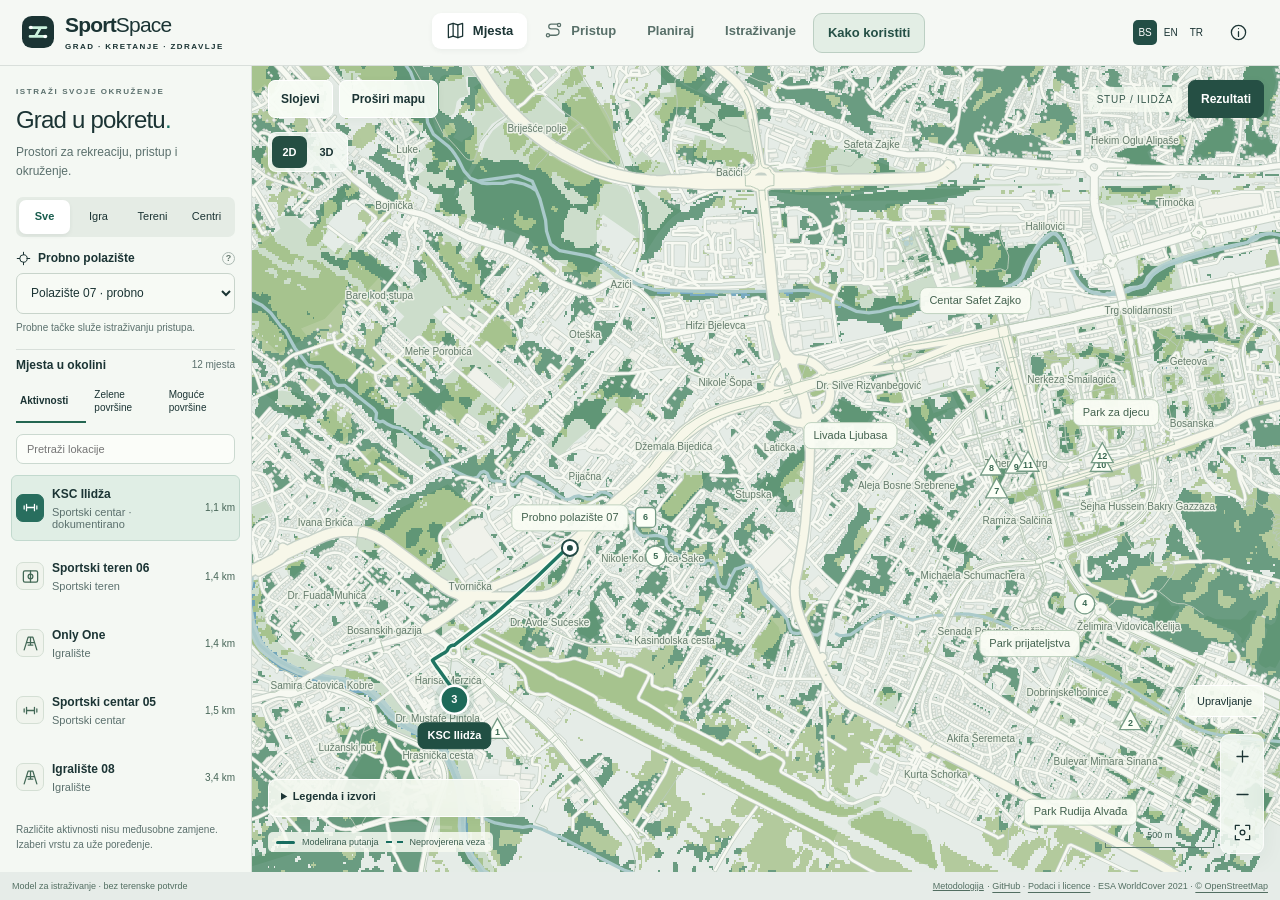
<file: index.html>
<!doctype html>
<html lang="bs">
<head>
  <meta charset="utf-8">
  <meta name="viewport" content="width=device-width, initial-scale=1">
  <meta name="theme-color" content="#e8eeeb">
  <meta name="description" content="SportSpace — istraži uslove grada za svakodnevno kretanje. Prostori za aktivnost, mrežni pristup i jasna osnova svakog nalaza.">
  <title>SportSpace — grad u pokretu</title>
  <link rel="stylesheet" href="style.css"><link rel="stylesheet" href="planning.css"><link rel="stylesheet" href="environment.css">
<link rel="stylesheet" href="layers.css"><link rel="stylesheet" href="composition.css"><link rel="stylesheet" href="guide.css"></head>
<body>
  <a class="skip-link" href="#placesList">Preskoči mapu na listu mesta</a>
  <header class="topbar">
    <a class="brand" href="./" aria-label="SportSpace, početni pogled">
      <svg viewBox="0 0 36 36" fill="none" aria-hidden="true"><rect width="36" height="36" rx="11" fill="currentColor"/><path d="M9 13h12l-6 10h12M9 23h6M21 13h6" stroke="#cbf2de" stroke-width="3" stroke-linecap="round" stroke-linejoin="round"/><circle cx="10" cy="13" r="2" fill="white"/><circle cx="26" cy="23" r="2" fill="white"/></svg>
      <span>Sport<span class="brand-light">Space</span><small>GRAD · KRETANJE · ZDRAVLJE</small></span>
    </a>
    <nav class="main-nav" aria-label="Istraživanje grada">
      <button type="button" class="nav-item active" data-view="places" aria-pressed="true"><span data-icon="map"></span>Mesta</button>
      <button type="button" class="nav-item" data-view="access" aria-pressed="false"><span data-icon="route"></span>Pristup</button>
      <button type="button" class="nav-item" id="planningBtn">Planiraj</button>
      <button type="button" class="nav-item" id="findingsBtn"><span data-icon="chart"></span>Nalazi</button>
    </nav>
    <div class="header-context"><span class="location"><span data-icon="pin"></span>Stup / Ilidža</span><div class="language-switch" aria-label="Language / Jezik / Dil"><button type="button" data-language="bs">BS</button><button type="button" data-language="en">EN</button><button type="button" data-language="tr">TR</button></div><span class="pilot-tag">Istraživački pilot <span>24</span></span><button class="icon-button" id="aboutBtn" type="button" aria-label="O projektu"><span data-icon="info"></span></button></div>
  </header>

  <main class="workspace" id="workspace">
    <div class="map-surface" id="mapSurface"><canvas id="spatialCanvas" aria-hidden="true" hidden></canvas><canvas id="mapCanvas" tabindex="0" aria-label="Mapa Stupa i Ilidže. Strelice pomeraju pogled, plus i minus menjaju razmeru. Mesta možete izabrati i iz tekstualne liste."></canvas></div>
    <div class="map-loading" id="loading" role="status">Pripremamo vaš pogled na grad…</div>
    <div class="mobile-intro"><p class="eyebrow">STUP / ILIDŽA</p><h1>Grad u pokretu.</h1><p>Mesta, vreme puta i scenariji pristupa.</p><div class="mobile-selects"><label><span class="sr-only">Vrsta aktivnosti</span><select id="mobileActivity"><option value="all">Sve aktivnosti</option><option value="playground">Igra</option><option value="pitch">Sport na terenu</option><option value="sports_centre">Sportski centri</option></select></label><label><span class="sr-only">Probno polazište</span><select id="mobileOrigin"></select></label></div></div>

    <aside class="explore glass" aria-label="Izbor aktivnosti i mesta">
      <div class="explore-heading"><p class="eyebrow">ISTRAŽI SVOJE OKRUŽENJE</p><button type="button" class="icon-button mobile-only" id="closeBrowse" aria-label="Zatvori listu"><span data-icon="close"></span></button></div>
      <h1>Grad u pokretu<span>.</span></h1><p class="intro-copy">Pronađi mesta za aktivnost. Uporedi vreme puta. Ispitaj kako se izbor menja.</p>
      <div class="activity-options" role="group" aria-label="Vrsta aktivnosti">
        <button type="button" data-activity="all" class="selected" aria-pressed="true">Sve</button><button type="button" data-activity="playground" aria-pressed="false">Igra</button><button type="button" data-activity="pitch" aria-pressed="false">Tereni</button><button type="button" data-activity="sports_centre" aria-pressed="false">Centri</button>
      </div>
      <label class="origin-label" for="originSelect"><span data-icon="origin"></span>Probno polazište <span class="hint" title="Sintetička tačka za ispitivanje modela, ne stvarna adresa ili stanovnik">?</span></label>
      <select id="originSelect" class="origin-select"></select>
      <p class="sampling-note">Probne tačke služe istraživanju pristupa.</p>
      <div class="list-heading"><h2 id="listTitle">Mesta u okolini</h2><span id="placeCount"></span></div>

      <div class="places-list" id="placesList" tabindex="-1" aria-label="Mesta za aktivnost"></div>
      <p class="list-footnote" id="listFootnote">Redosled prema izračunatoj mrežnoj udaljenosti.</p>
    </aside>

    <div class="map-topline" aria-hidden="true"><span class="map-mark"></span><span>PROSTOR ZA AKTIVNOST</span><span class="map-topline-date">OSM · 19.09.2026.</span></div>
    <div class="view-switch glass" role="group" aria-label="Dimenzije prikaza"><button type="button" data-dimension="2d" aria-pressed="true">2D</button><button type="button" data-dimension="3d" aria-pressed="false">3D</button><span class="view-divider"></span><button type="button" id="rotateLeft" aria-label="Rotiraj prostorni pogled ulevo" title="Rotiraj ulevo">↶</button><button type="button" id="rotateRight" aria-label="Rotiraj prostorni pogled udesno" title="Rotiraj udesno">↷</button></div>
    <div class="env-layer-badge" id="environmentLayerBadge" hidden>Vegetacione klase · ESA WorldCover 2021<br>Tamno: drveće · svetlo: vegetacija · plavo: voda<br><span class="tree-symbol-note">3D stabla su simboli ćelija, bez izmerenih visina.</span></div>
    <div class="height-note" id="heightNote" hidden>Visine: OSM / procena iz etaža · nepoznate ravno</div>

    <aside class="detail-panel glass" id="detailPanel" aria-label="Rezultat izabranog mesta">
      <button type="button" class="mobile-result" id="mobileResult" aria-expanded="false" aria-controls="detailContent"><span class="result-icon" data-icon="pin"></span><span><small>IZABRANO MESTO</small><strong id="mobileResultName">Izaberi mesto</strong></span><span class="mobile-result-value" id="mobileResultValue"></span><span data-icon="chevron"></span></button>
      <div class="detail-content" id="detailContent">
        <div class="detail-head"><p class="eyebrow">IZABRANO MESTO</p><button type="button" class="icon-button mobile-only" id="closeDetail" aria-label="Sažmi rezultat"><span data-icon="close"></span></button><span class="index-tag" id="selectionNumber"></span></div>
        <h2 id="selectionTitle">Izaberi mesto</h2><p class="place-kind" id="selectionKind"></p>
        <div class="measure-toggle" role="group" aria-label="Način merenja udaljenosti"><button type="button" data-measure="network" class="selected" aria-pressed="true"><span data-icon="route"></span>Kroz mrežu</button><button type="button" data-measure="air" aria-pressed="false"><span data-icon="line"></span>Vazdušno</button></div>
        <div id="accessSummary" class="access-summary" hidden></div><div id="selectionBody"></div>
        <div id="environmentQuick" class="environment-quick"></div><div class="evidence-summary" id="evidenceSummary"></div>
        <details class="evidence-details" id="evidenceDetails"><summary>Detalji i izvori <span data-icon="arrow"></span></summary><div id="evidenceBody"></div></details>
      </div>
    </aside>

    <div class="map-layers glass" role="group" aria-label="Kartografski prikaz"><button type="button" id="buildingsBtn" aria-pressed="true"><span data-icon="layers"></span>Zgrade</button><span class="control-divider"></span><button type="button" id="originsBtn" aria-pressed="false"><span data-icon="origin"></span>Polazišta</button><span class="control-divider"></span><button type="button" id="environmentBtn">Zelenilo · voda · vazduh</button></div>
    <details class="map-help glass"><summary>Kako se kreće mapa?</summary><p>Povuci: pomeranje · točkić ili dva prsta: zum.<br>3D: desni taster + povlačenje ili Shift + povlačenje rotira i naginje. Dva prsta mogu i da rotiraju.<br>Klik na broj: detalji. Tastatura: strelice, +/−, Home; Q/E rotacija, R/F nagib.</p></details><div class="map-controls glass" aria-label="Kontrole mape"><button type="button" class="icon-button compass" id="northBtn" aria-label="Vrati početni kadar">N<span>↑</span></button><span class="control-divider"></span><button type="button" class="icon-button" id="zoomIn" aria-label="Uvećaj mapu"><span data-icon="plus"></span></button><button type="button" class="icon-button" id="zoomOut" aria-label="Umanji mapu"><span data-icon="minus"></span></button><button type="button" class="icon-button" id="fitBtn" aria-label="Prikaži celo područje"><span data-icon="fit"></span></button></div>
    <div class="map-key"><span class="legend-route"></span><span id="mapKeyLabel">Modelovana putanja</span><span class="key-separator">·</span><span class="legend-snap"></span>Neproverena veza</div>
    <div class="map-scale" id="mapScale" aria-label="Razmera mape"></div>
    <section class="finding-strip glass" aria-label="Istraživački nalaz"><div class="finding-index">01<span>/ 03</span></div><div class="finding-title"><p class="eyebrow">ŠTA NAM PODACI OTKRIVAJU</p><h2>Blizu na mapi.<br>Drugačije kroz grad.</h2></div><div class="finding-number"><strong>5<span>/19</span></strong><span>polazišta menja<br>najbliže mesto</span></div><p class="finding-copy">Izbor vazdušne ili mrežne udaljenosti menja odgovor u ovom probnom modelu.</p><button type="button" id="storyBtn" class="story-button">Istraži razliku <span data-icon="arrow"></span></button></section>
    <footer class="map-footer"><span>Model za istraživanje · bez terenske potvrde</span><span><button type="button" id="methodologyBtn">Metodologija</button><span> · </span><a href="https://github.com/3esign/sportspace-pilot" target="_blank" rel="noopener" title="Javni repozitorijum za objavljenu v0.30 verziju">GitHub</a><span> · </span><a href="DATA-LICENSE.md">Podaci i licence</a><span> · ESA WorldCover 2021</span><span> · </span><a href="https://www.openstreetmap.org/copyright" target="_blank" rel="noopener">© OpenStreetMap</a></span></footer>
    <div class="map-tooltip" id="mapTooltip" hidden></div>
    <p class="sr-only" id="liveAnnouncement" role="status" aria-live="polite"></p>
  </main>

  <dialog id="findingsDialog" class="modal"><div class="modal-top"><span class="eyebrow">SPORTSPACE / ISTRAŽIVANJE</span><button type="button" class="icon-button" data-close="findingsDialog" aria-label="Zatvori nalaze"><span data-icon="close"></span></button></div><h2>Šta za sada znamo.</h2><p class="modal-lead">Mali, proverljiv pilot o mogućnostima kretanja kroz grad.</p><div id="findingsContent"></div><div class="research-chain"><span>Prostor</span><span>→</span><span>Mogućnosti kretanja</span><span>→</span><span class="future">Ponašanje</span><span>→</span><span class="future">Zdravlje</span></div><p class="modal-note">Sada ispitujemo prostor i model pristupa. Stvarno korišćenje prostora i zdravstveni efekti još nisu mereni.</p></dialog>
  <dialog id="aboutDialog" class="modal"><div class="modal-top"><span class="eyebrow">O PROJEKTU</span><button type="button" class="icon-button" data-close="aboutDialog" aria-label="Zatvori opis projekta"><span data-icon="close"></span></button></div><h2>Grad kao prostor<br>svakodnevnog kretanja.</h2><p class="modal-lead">SportSpace povezuje mesta za aktivnost, puteve do njih i osnovu svakog nalaza. Cilj je da razumemo šta grad omogućava i gde postoji prostor za promenu.</p><button type="button" id="methodologyFromAbout" class="env-action">Kako radi: metodologija, matematički modeli i literatura →</button><div class="about-grid"><section><h3>Ovaj pilot</h3><p>12 OSM kandidata, 20 sintetičkih polazišta i jedan mrežni model za Stup / Ilidžu. Obuhvat je tehnički prozor, a ne službena granica naselja.</p></section><section><h3>Kako čitati mapu</h3><p>Zgrade, ulice, vodotokovi i zelene površine daju kartografski kontekst. Nisu merenje kvaliteta sredine. U 3D prikazu visine potiču iz OSM-a ili procene od 3 m po upisanoj etaži. Nepoznate visine ostaju ravne. Vreme hoda je modelovano brzinom 1,2 m/s.</p></section><section><h3>Šta još proveravamo</h3><p>Stvarne ulaze, režime pristupa i kvalitet pešačke mreže. Dokumentovan režim ne znači da je mesto besplatno ili svima dostupno.</p></section><section><h3>Istraživački tim</h3><p>doc. dr. Semir Poturak<br>prof. dr. Amra Tuzović</p><p class="author-affiliation">University of Travnik,<br>Faculty of Technical Sciences<br><a href="https://fts.edu.ba/" target="_blank" rel="noopener">fts.edu.ba ↗</a></p></section></div><p class="modal-note">Interfejs v0.30 · metodski rezultat method_run_002 · izvori 19.09.2026. <a href="NOTICE.md">Napomena o istraživanju</a></p></dialog>
  <dialog id="planningDialog" class="modal planning-modal" aria-labelledby="planTitle"><div class="modal-top"><span class="eyebrow">OD PITANJA DO ODLUKE</span><button type="button" class="icon-button" id="closePlanning" aria-label="Zatvori planiranje">✕</button></div><div class="plan-modes" role="group" aria-label="Svrha istraživanja"><button type="button" data-plan-mode="daily" aria-pressed="true">Moja aktivnost</button><button type="button" data-plan-mode="city" aria-pressed="false">Scenario za grad</button><button type="button" id="environmentFromPlan">Zelenilo i vazduh ↗</button></div><h2 id="planTitle"></h2><p class="modal-lead" id="planLead"></p><div class="plan-layout"><div class="plan-controls"><label>Aktivnost<select id="planActivity"><option value="playground">Igra / igrališta</option><option value="pitch">Sport na terenu</option><option value="sports_centre">Sportski centri</option><option value="all">Sve aktivnosti</option></select></label><label id="planOriginLabel">Polazište<select id="planOrigin"></select></label><label id="planExcludedLabel" hidden>Izuzmi jedno mesto<select id="planExcluded"></select></label><label class="plan-time">Vreme puta · jedan smer<output id="planMinutesValue" for="planMinutes">15 min</output><input id="planMinutes" type="range" min="5" max="45" step="5" value="15"></label><p id="planScope"></p><p class="plan-status"><strong>Model, bez podataka uživo</strong>OSM snimak 19.09.2026. Rezultati se menjaju sa tvojim izborom. Današnja otvorenost nije poznata.</p></div><section id="planResults" aria-label="Rezultat planiranja"></section></div><div class="plan-bottom"><p>20 sintetičkih polazišta · nisu stanovnici ili adrese.<br>Scenario menja skup odredišta, ne mrežu, ponašanje ili zdravlje.</p><button type="button" class="plan-export" id="planExport" hidden>Izvezi scenario · CSV ↓</button></div><p id="planAnnouncement" class="sr-only" role="status" aria-live="polite"></p></dialog>
  <dialog id="environmentDialog" class="modal environment-dialog" aria-labelledby="environmentTitle"><div class="modal-top"><span class="eyebrow">SPORTSPACE / DOSTUPNOST + OKRUŽENJE</span><button id="closeEnvironment" class="icon-button" type="button" aria-label="Zatvori okruženje">✕</button></div><h2 id="environmentTitle">Do aktivnosti, kroz zeleniji grad.</h2><p class="env-intro">Uporedi vreme puta i vegetaciono okruženje, pa istraži sezonski profil vazduha. Satelitski pokrivač i regionalni vazduh su iz 2021; mesta i mreža iz OSM snimka 2026. Ovo je povezivanje različitih vremenskih preseka.</p><div class="env-tabs" role="group" aria-label="Pokazatelji okruženja"><button type="button" data-env-tab="green" aria-pressed="true">Zelenilo i put</button><button type="button" data-env-tab="air" aria-pressed="false">Vazduh kroz godinu</button><button type="button" data-env-tab="models" aria-pressed="false">Modeli dostupnosti</button></div><div id="envGreenPanel" class="env-grid"><div class="env-controls"><label>Profil mesta<select id="envCandidate"></select></label><label>Vrsta aktivnosti<select id="envActivity"><option value="playground">Igra / igrališta</option><option value="pitch">Sportski tereni</option><option value="sports_centre">Sportski centri</option></select></label><label>Okolina mesta<select id="envRadius"><option value="100">100 metara</option><option value="300" selected>300 metara</option><option value="500">500 metara</option></select></label><button type="button" class="env-action" id="environmentLayerBtn" aria-pressed="false">Prikaži vegetaciju na mapi</button><button type="button" class="env-action" id="envShowMap">Otvori mesto i sloj na 2D/3D mapi →</button><h3>ISPITAJ ZAJEDNO</h3><label>Vreme puta · jedan smer<select id="envMinutes"><option value="10">Do 10 minuta</option><option value="15" selected>Do 15 minuta</option><option value="30">Do 30 minuta</option><option value="45">Do 45 minuta</option></select></label><label>Najmanje vegetacije<output id="envGreenValue" for="envGreen">20%</output><input type="range" id="envGreen" min="0" max="80" step="5" value="20"></label><p class="env-note" id="envOriginNote"></p></div><section class="env-result"><p class="eyebrow">OKRUŽENJE ODREDIŠTA</p><h3 id="envPlaceName"></h3><div class="env-metrics" id="envMetrics"></div><div id="envLandcover"></div><p class="env-note" id="envPlaceNote"></p><div id="envScatter"></div><div class="env-compare" id="envCompare"></div><p class="env-note" id="envRouteSensitivity"></p><div class="env-scenario" id="envScenario"></div></section></div><section id="envAirPanel" hidden><div class="env-regional"><strong>Isti regionalni kontekst za sva mesta.</strong> Mreža CAMS 0,1° (približno 11 km sever–jug), izabrana ćelija 43,8° N / 18,3° E. Ovaj prikaz ne razlikuje vazduh između susednih ulica ili igrališta. Istorijski model, nije stanica ni podatak uživo.</div><div class="env-air-controls" style="margin-top:20px"><label>Parametar<select id="envPollutant"><option value="pm2_5">PM₂.₅</option><option value="pm10">PM₁₀</option><option value="nitrogen_dioxide">NO₂</option><option value="ozone">O₃</option></select></label><label>Mesec za poređenje<select id="envMonth"><option value="1">Januar</option><option value="2">Februar</option><option value="3">Mart</option><option value="4">April</option><option value="5">Maj</option><option value="6">Jun</option><option value="7">Jul</option><option value="8">Avgust</option><option value="9">Septembar</option><option value="10">Oktobar</option><option value="11">Novembar</option><option value="12">Decembar</option></select></label></div><div class="env-metrics" id="envAirMetrics"></div><div id="envAirChart" class="env-air-chart"></div><p class="env-note" id="envAirReading"></p><div id="envHourly"></div></section><section id="envModelPanel" hidden><p class="env-regional">Tri poznate porodice modela, isti podaci. Svaki pogled odgovara na drugo pitanje; promena modela nije nova činjenica o gradu.</p><div class="model-controls"><label>Model<select id="accessModel"><option value="nearest">Najbliže mesto · min</option><option value="cumulative">Broj mogućnosti · prag</option><option value="potential">Potencijal · opadanje sa udaljenošću</option></select></label><label>Aktivnost<select id="modelActivity"><option value="playground">Igrališta</option><option value="pitch">Sportski tereni</option><option value="sports_centre">Sportski centri</option></select></label><label id="modelThresholdLabel" hidden>Prag T<select id="modelThreshold"><option value="10">10 min</option><option value="15" selected>15 min</option><option value="30">30 min</option><option value="45">45 min</option></select></label><label id="modelHalfLifeLabel" hidden>Poluvreme h<select id="modelHalfLife"><option value="10">10 min</option><option value="15" selected>15 min</option><option value="30">30 min</option></select></label></div><div id="modelDescription" class="model-description"></div><p id="modelSummary" class="env-note"></p><div id="modelGrid" class="model-grid"></div><p id="modelExplanation" class="env-note"></p><p class="env-note">Pločice su svih 20 sintetičkih polazišta, a ne naselja ili stanovnici. Dužina trake prikazuje veličinu vrednosti, ne univerzalnu ocenu kvaliteta. Klik otvara polazište na mapi. Regionalni vazduh se ne koristi za rangiranje ovih tačaka.</p></section><div class="env-footer"><p>© <a href="https://esa-worldcover.org/en/data-access" target="_blank" rel="noopener">ESA WorldCover project 2021</a> / Contains modified Copernicus Sentinel data (2021) processed by ESA WorldCover consortium. Vazduh: <a href="https://ads.atmosphere.copernicus.eu/datasets/cams-europe-air-quality-reanalyses?tab=overview" target="_blank" rel="noopener">CAMS ENSEMBLE</a> preko <a href="https://open-meteo.com/" target="_blank" rel="noopener">Open-Meteo</a>. Podaci CC BY 4.0; prostorna obrada i agregacija: SportSpace. <button type="button" id="methodologyFromEnv" class="text-link">Metod, modeli i literatura</button>.</p><button type="button" id="envExport">Izvezi poređenje · CSV ↓</button></div></dialog>
<dialog id="methodologyDialog" class="modal methodology-dialog" aria-labelledby="methodologyTitle"><div class="modal-top"><span class="eyebrow">SPORTSPACE / METODOLOGIJA</span><button type="button" class="icon-button" id="closeMethodology" aria-label="Zatvori metodologiju">✕</button></div><h2 id="methodologyTitle">Od javnih podataka<br>do razumljivog poređenja.</h2><p class="modal-lead">Istražujemo prostorne mogućnosti za aktivnost: koliko su mesta dostupna kroz modelovanu mrežu, kakvo im je vegetaciono i vodeno okruženje i kako se regionalni vazduh menja kroz godinu.</p><div class="method-chain"><span>Izvori</span>→<span>Prostorni račun</span>→<span>Poređenje modela</span>→<span>Tumačenje</span></div><section><h3>1. Podaci i vremenski preseci</h3><p><strong>OSM, 19.09.2026:</strong> 12 kandidata za aktivnost, 20 sintetičkih polazišta i 240 parova. Postojeći model daje 228 putanja; jedno polazište nema vezu. Polazišta nisu stanovnici ili stvarne korisničke adrese.</p><p><strong>ESA WorldCover 2021 v200:</strong> klasifikovan pokrivač zemljišta, nominalno 10 m. Obrađen lokalni izvod: drveće, ostale vegetacione klase, poljoprivreda, izgrađene i vodene površine. Zgrade i vodotokovi iz OSM-a daju dodatni kartografski kontekst.</p><p><strong>CAMS preko Open-Meteo, 2021:</strong> 8.760 satnih vrednosti za svaki od PM₂.₅, PM₁₀, NO₂ i O₃, ćelija 43,8° N / 18,3° E, mreža 0,1°. To je istorijski regionalni model, ne lokalna stanica. Okruženje iz 2021. povezujemo sa mrežom iz 2026; ne predstavljamo ih kao istovremeno posmatran grad.</p></section><section><h3>2. Put i vreme</h3><p>Najkraći put traži se u postojećem grafu. Vreme je dužina puta podeljena pretpostavljenom brzinom 1,2 m/s. Isprekidane spojnice do grafa ostaju posebno označene. Nepronađena veza nije dokaz stvarne neprohodnosti.</p><p>Prikaz putanje je model, a animacija otkriva njenu geometriju. Nisu snimljeno kretanje ljudi ili potvrđena navigacija.</p></section><section><h3>3. Tri modela dostupnosti</h3><p><code>Mᵢ = minⱼ tᵢⱼ</code> — vreme do najbližeg odredišta iste aktivnosti.</p><p><code>Cᵢ(T) = Σⱼ 1(tᵢⱼ ≤ T)</code> — broj odredišta unutar vremena T. Jednako udaljena mesta tretira jednako, ali ima oštar prag.</p><p><code>Pᵢ(h) = Σⱼ 2^(−tᵢⱼ / h)</code> — potencijal dostupnosti sa postepenim opadanjem. Na h minuta odredište doprinosi 0,5. Svako mesto ima težinu 1; kapacitet nije poznat. Parametar h je izbor scenarija, ne izmeren obrazac ponašanja.</p><p>Ovo su primene poznatih porodica modela, ne novi zdravstveni modeli. Osnova: <a href="https://doi.org/10.1787/c62be65d-en" target="_blank" rel="noopener">Geurs (2018), Transport Planning With Accessibility Indices in the Netherlands</a>.</p></section><section><h3>4. Vegetacija i voda</h3><p>U krugovima radijusa 100, 300 i 500 m oko tačke mesta računamo udeo validne površine piksela određene klase. Piksel pripada krugu prema svom centru; površina je ponderisana geografskom širinom. Vegetacija obuhvata klase 10, 20, 30, 90, 95 i 100; poljoprivreda (40) je odvojena. Trajna voda je klasa 80.</p><p>Drveće znači površinu klasifikovanu u klasu drveća, ne gustinu krošnji. Uz put računamo udeo dužine sa vegetacionim pikselom unutar 25 m, i 50 m za poređenje osetljivosti. Uzorkovanje je na najviše 10 m; spojnice do grafa su isključene.</p><p>Prisustvo vode ne dokazuje pristup obali, kvalitet vode ili kupanje. Vegetacija ne dokazuje hlad, vidljivost ili slobodan ulaz. Osnova klasifikacije: <a href="https://esa-worldcover.s3.eu-central-1.amazonaws.com/v200/2021/docs/WorldCover_PUM_V2.0.pdf" target="_blank" rel="noopener">WorldCover Product User Manual v2.0</a>.</p></section><section><h3>5. Kompromisi i scenariji</h3><p>Pareto izbor nema drugu prikazanu opciju iste aktivnosti koja ima kraći ili jednak put i više ili jednako vegetacije, uz bar jednu strogu prednost. To poredi dva kriterijuma bez zbirnog skora. Osnova: <a href="https://web.stanford.edu/~boyd/cvxbook/" target="_blank" rel="noopener">Boyd i Vandenberghe (2004), §4.7</a>.</p><p>Izuzimanje mesta menja skup odredišta, ne uličnu mrežu. Zajednički uslov vremena i udela vegetacije pokazuje osetljivost na izabrane pragove. Rezultati 20 probnih polazišta nisu procenti stanovništva. Ne optimizujemo alternativne trase do istog odredišta.</p></section><section><h3>6. Vazduh i 3D prikaz</h3><p>Vazduh agregiramo iz satnih podataka u mesečne, godišnje i prosečne satne profile. Jedinica je µg/m³, vreme UTC. Zimski meseci znače januar, februar i decembar iste 2021. godine. Ista regionalna ćelija važi za sva mesta; ne koristimo je da lokalno rangiramo igrališta.</p><p>3D visine zgrada dolaze iz OSM-a ili procene po etažama. Stilizovana stabla predstavljaju uzorkovane satelitske ćelije drveća: njihov broj, oblik i simbolična visina nisu inventar stabala niti model senke. Sadržajni račun koristi raster, ne nacrtane modele.</p></section><section><h3>7. Ponovljivost, licence i granice</h3><p>Računi imaju skripte, originalne ulaze, hashove i provere. CSV izvoz beleži parametre i godine. WorldCover i Open-Meteo/CAMS podaci koriste se uz CC BY 4.0 atribuciju; OSM izvedena baza zadržava ODbL. Besplatna API usluga Open-Meteo ima posebne nekomercijalne uslove. Stari stanični prepis Ilidža 2024 nije deo ovog novog javnog skupa zbog nerazrešenih prava redistribucije.</p><p>Rad koristi postojeće sekundarne podatke. Ne zahteva nova merenja; terenska i korisnička istraživanja mogu biti budući rad. Prostorni pokazatelji ne predstavljaju izmerene zdravstvene efekte. Širi okvir: <a href="https://www.who.int/europe/publications/i/item/WHO-EURO-2016-3352-43111-60341" target="_blank" rel="noopener">WHO (2016), Urban green spaces and health</a>.</p><p><a href="ENVIRONMENT-METHODS.md">Detaljan postupak i izvori</a> · <a href="DATA-LICENSE.md">Licence</a> · <a href="https://github.com/3esign/sportspace-pilot" target="_blank" rel="noopener">GitHub repozitorijum ↗</a></p><p class="env-note">Javni interfejs v0.30. Repozitorijum i stranica prikazuju ovo izdanje.</p></section><p class="modal-note">doc. dr. Semir Poturak · prof. dr. Amra Tuzović<br>University of Travnik, Faculty of Technical Sciences</p></dialog>

  <script src="data/sportspace-data.js"></script><script src="data/display-data.js"></script><script src="scene3d.js"></script><script src="data/environment-data.js"></script><script src="i18n-data.js"></script><script src="i18n.js"></script><script src="app.js"></script><script src="planning.js"></script><script src="access-models.js"></script><script src="environment.js"></script>
<script src="data/green-context.js"></script><script src="data/green-candidates.js"></script><script src="layers.js"></script><script src="method24.js"></script><script src="origin-profile.js"></script><script src="data/research-data.js"></script><script src="composition.js"></script><script src="research.js"></script><script src="guide.js"></script></body>
</html>
</file>
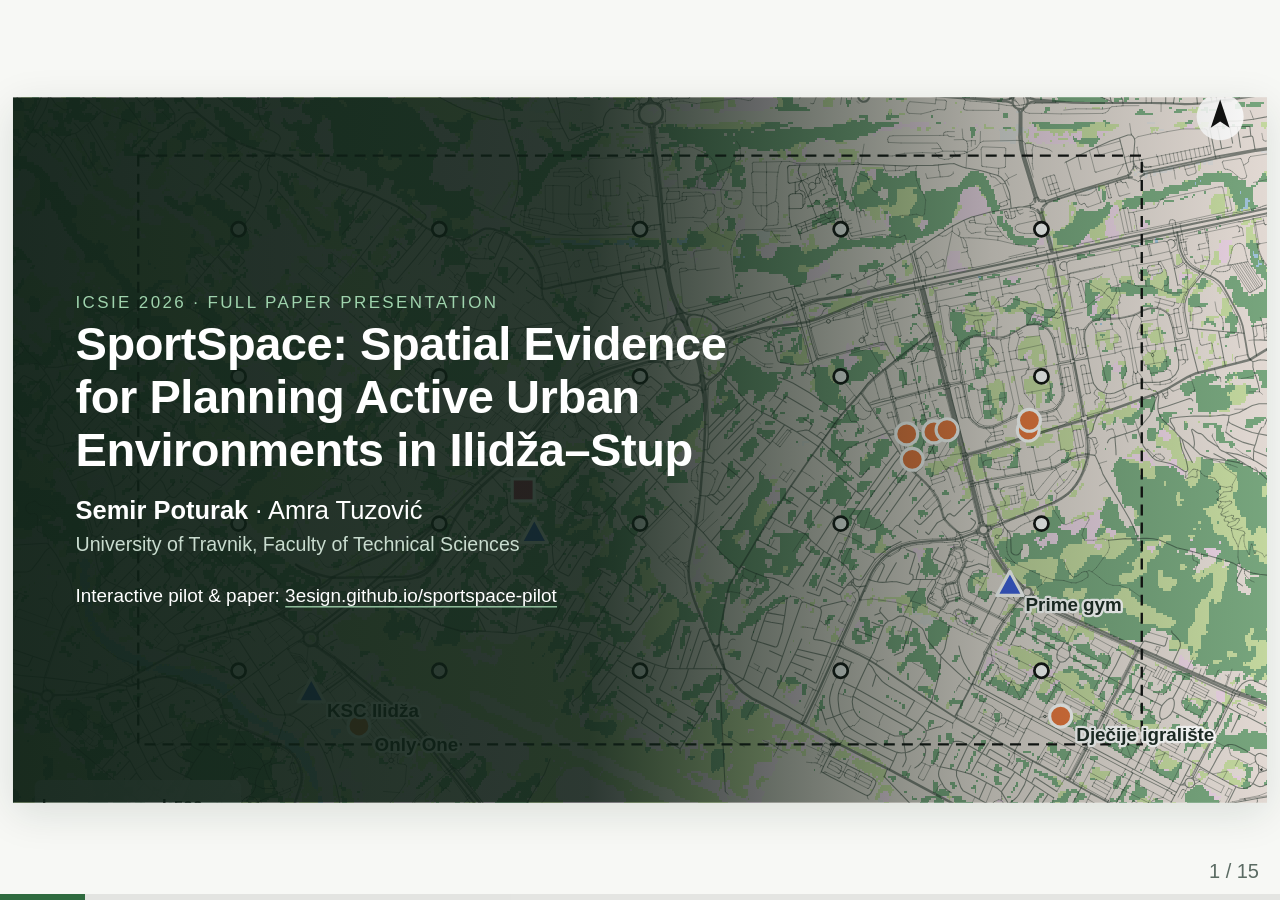
<file: slides/index.html>
<!DOCTYPE html>
<html lang="en">
<head>
<meta charset="utf-8">
<meta name="viewport" content="width=device-width, initial-scale=1">
<title>SportSpace — ICSIE 2026 presentation</title>
<meta name="description" content="SportSpace: Spatial Evidence for Planning Active Urban Environments in Ilidža–Stup. Conference slides, ICSIE 2026.">
<link rel="stylesheet" href="slides.css">
</head>
<body>
<main id="deck" aria-label="Slides">

<section class="slide title hero" data-notes="Greet. One sentence: this is a screening method for planning active urban environments, tested in Ilidža–Stup, with an honest account of where the results become sensitive.">
  <img class="bg" src="figures/v-map-hero.svg" alt="">
  <div class="veil"></div>
  <div class="hero-text">
  <p class="kicker">ICSIE 2026 · Full paper presentation</p>
  <h1>SportSpace: Spatial Evidence for Planning Active Urban Environments in Ilidža–Stup</h1>
  <p class="authors"><strong>Semir Poturak</strong> · Amra Tuzović</p>
  <p class="affil">University of Travnik, Faculty of Technical Sciences</p>
  <p class="links">Interactive pilot &amp; paper: <a href="https://3esign.github.io/sportspace-pilot/">3esign.github.io/sportspace-pilot</a></p>
  </div>
</section>
<section class="slide mapslide flip" data-notes="Frame the problem. A sports symbol on a map is not usable access, and usable access is not a health benefit. The planner needs to know which candidates deserve a closer look and which uncertainties could change the comparison.">
  <h2>A map symbol is not an opportunity</h2>
  <div class="mapgrid">
    <aside class="side">
      <p class="lead">The same symbols sit inside very different walking geographies.</p>
      <div class="callout">
        <ol>
          <li>Mapped candidate ≠ usable opportunity</li>
          <li>Modelled opportunity ≠ actual participation</li>
          <li>Health-relevant conditions ≠ demonstrated health effect</li>
        </ol>
      </div>
      <p class="small-text">WHO (2018, 2020): active environments belong to health-oriented planning. The early question: which candidates merit a closer look, what does reaching them cost, and what could change the answer?</p>
    </aside>
    <figure class="map"><img src="figures/v-map-traveltime.svg" alt="Walking network coloured by minutes to the nearest of 12 candidates"><figcaption>Every street segment coloured by modelled walking minutes to the nearest of the 12 candidates (21,327 nodes, 1.2 m/s).</figcaption></figure>
  </div>
</section>
<section class="slide qpos" data-notes="Research question in one line, then the contribution: not a new algorithm, not an evaluated intervention, but a reproducible link from indicator to planning question to the evidence still missing. Literature anchors: WHO for policy context, Geurs and van Wee for accessibility families, Yan et al. for pollution-aware routing which we do not replicate, Venter et al. for why vegetation stays separate from air, Munzner for the interface as instrument.">
  <h2>Question, contribution and position</h2>
  <p class="lead question">How can modelled access, green context and historical environmental conditions be translated into transparent planning questions for sport and recreation, without treating them as verified participation or health outcomes?</p>
  <div class="cols three">
    <div class="card"><h3>Proximity</h3><p>Straight-line vs. network distance, per activity category</p></div>
    <div class="card"><h3>Green scale</h3><p>Sensitivity of travel-time / vegetation trade-offs to buffer radius</p></div>
    <div class="card"><h3>Timing</h3><p>Pollutant-specific comparison of historical departure times</p></div>
  </div>
  <table class="lit">
    <tr><th>Strand</th><th>Taken from it</th><th>Not claimed</th></tr>
    <tr><td>Health-oriented planning (WHO 2016–2020)</td><td>Motivation to examine activity-supporting environments</td><td>Conversion from minutes or vegetation % to health effect</td></tr>
    <tr><td>Accessibility measures (Geurs &amp; van Wee 2004)</td><td>Nearest, cumulative, decay-weighted as complementary</td><td>Calibrated local preferences</td></tr>
    <tr><td>Pollution-aware routing (Yan 2024) · Green &amp; air (Venter 2024) · Vis design (Munzner 2009)</td><td>Trade-offs in travel; vegetation separate from air; interface as instrument</td><td>Street-level routing; vegetation as pollution reducer; proof the interface improves decisions</td></tr>
  </table>
  <p class="note">Contribution: an applied, reproducible workflow connecting each indicator to a decision and to the evidence required before acting on it.</p>
</section>
<section class="slide mapslide" data-notes="Study design and data. The unit is an origin–destination pair, not a person: 20 synthetic grid origins, 12 OSM candidates, 240 pairs, 228 routable. Technical window, not an administrative boundary. Emphasise mixed years: 2026 network, 2021 land cover and air. A declared scenario, not a simultaneously observed city. No station data substituted.">
  <h2>Study design and data: Ilidža–Stup pilot</h2>
  <div class="mapgrid">
    <figure class="map"><img src="figures/v-map-hero.svg" alt="Land cover, OSM walking network, synthetic origins and candidates"><figcaption>ESA WorldCover 2021 land cover · OSM 2026 walking graph (4,407 ways) · technical window 18.300–18.352° E, 43.828–43.850° N</figcaption></figure>
    <aside class="side">
      <div class="kpis">
        <div><b>20</b><span>synthetic origins · 19 routable</span></div>
        <div><b>12</b><span>mapped candidates</span></div>
        <div><b>228</b><span>of 240 OD pairs routable</span></div>
        <div><b>8,760</b><span>hours of 2021 air &amp; weather</span></div>
      </div>
      <ul class="legend">
  <li><svg viewBox="0 0 30 30"><circle cx="15" cy="15" r="11" fill="#e8743b" stroke="#fff" stroke-width="3"/></svg>Playground (8)</li>
  <li><svg viewBox="0 0 30 30"><path d="M15 3L28 26H2Z" fill="#3b5bdb" stroke="#fff" stroke-width="3"/></svg>Sports centre (3)</li>
  <li><svg viewBox="0 0 30 30"><rect x="4" y="4" width="22" height="22" fill="#c2255c" stroke="#fff" stroke-width="3"/></svg>Pitch (1)</li>
  <li><svg viewBox="0 0 30 30"><circle cx="15" cy="15" r="9" fill="#fff" stroke="#111" stroke-width="3.5"/></svg>Synthetic origin (20)</li>
  <li><svg viewBox="0 0 30 30"><rect x="3" y="7" width="24" height="16" fill="none" stroke="#111" stroke-width="2.5" stroke-dasharray="5 3"/></svg>Technical window</li>
</ul>
      <p class="small-text">Walking 1.2 m/s · 350 m snapping · oneway directed. A 2026 network against 2021 environment is a declared scenario, not one observed year.</p>
    </aside>
  </div>
</section>
<section class="slide" data-notes="Methods in one slide. Three accessibility measures within each activity category; Pareto on time and vegetation; concentration-time integral for outings. 1,620 parameter rows; 83,220 paired cases per pollutant and duration.">
  <h2>Method: three measures, one trade-off, one integral</h2>
  <div class="cols three">
    <div class="card">
      <h3>Accessibility</h3>
      <p>Nearest destination: straight-line vs. network</p>
      <p>Cumulative: N<sub>i</sub>(τ) = Σ<sub>j</sub> 1[t<sub>ij</sub> ≤ τ], τ = 10 / 20 / 30 min</p>
      <p>Potential: P<sub>i</sub>(h) = Σ<sub>j</sub> 2<sup>−t<sub>ij</sub>/h</sup>, h = 10 / 15 / 30 min</p>
    </div>
    <div class="card">
      <h3>Green trade-off</h3>
      <p>V<sub>j</sub>(r): vegetation % at r = 100 / 300 / 500 m</p>
      <p>Joint count with threshold g = 10 / 20 / 30 %</p>
      <p>Pareto set: minimise t<sub>ij</sub>, maximise V<sub>j</sub>(r)</p>
      <p><b>1,620</b> parameter rows; 57 radius comparisons per activity</p>
    </div>
    <div class="card">
      <h3>Outing scenarios</h3>
      <p>Departures 08:00 / 14:00 / 18:00, every 2021 date; stay 30 min (15, 60)</p>
      <p>E<sub>p</sub> = ∫<sub>0</sub><sup>T</sup> C<sub>p</sub>(s+u) du, T = 2t + d</p>
      <p><b>83,220</b> paired cases per pollutant; not inhaled dose</p>
    </div>
  </div>
  <p class="note">Equal destination weights. Thresholds are analytical scenarios, not health or planning standards.</p>
</section>

<section class="slide figure-slide" data-notes="This is the baseline screening scenario in space. Numbers at origins count qualifying playground candidates within 20 minutes with at least 20% vegetation in 300 m. Western origins: zero. One origin: no route. Note the overlapping triangles: the unresolved close pairs.">
  <h2>The screening scenario in space</h2>
  <figure class="big"><img src="figures/figure5-planning-map.png" alt="Spatial screening map: qualifying playground candidates per origin, vegetation and water classes"><figcaption>Playground candidates within 20 assumed walking minutes with ≥20 % vegetation in 300 m. Counts are candidate records at synthetic origins, not catchments or population coverage.</figcaption></figure>
</section>

<section class="slide mapslide" data-notes="Finding 1. Network distance changes the nearest candidate: 4 of 19 origins for playgrounds, 3 of 19 for sports centres, up to almost 10 minutes extra. The single pitch cannot change because there is no alternative.">
  <h2>Finding 1 · Network proximity changes the nearest destination</h2>
  <div class="mapgrid">
    <figure class="map"><img src="figures/v-map-network-vs-air.svg" alt="Routed paths to the network-nearest and straight-line-nearest candidate for the five origins where they differ"><figcaption>Five origins where the straight-line-nearest candidate (any category) is not the network-nearest. Labels: extra walking minutes.</figcaption></figure>
    <aside class="side">
      <div class="kpis one">
        <div><b>4 / 19</b><span>origins: nearest playground changes</span></div>
        <div><b>3 / 19</b><span>origins: nearest sports centre changes</span></div>
        <div><b>9.98 min</b><span>largest extra walk (sports centre)</span></div>
      </div>
      <p class="small-text">Single pitch: 0 / 19, no alternative. Conditional on directionality, snapping and 1.2 m/s; describes synthetic origins, not residents.</p>
    </aside>
  </div>
</section>
<section class="slide f2" data-notes="Finding 2. Changing the vegetation buffer from 100 to 500 m changes the playground Pareto set in 20 of 57 comparisons. No change for sports centres or the pitch. Rounding sensitivity: 3/513 at 0.001 pp, 17/513 at 1 pp. Small numerical differences can flip individual memberships.">
  <h2>Finding 2 · The scale of green context changes the compromise set</h2>
  <div class="f2grid">
    <figure class="map"><img src="figures/v-map-green.svg" alt="Land cover with 100, 300 and 500 m rings around each candidate"></figure>
    <figure><img src="figures/v-green-dots.svg" alt="Vegetation share at 100, 300 and 500 m per candidate"></figure>
  </div>
  <div class="kpis row">
    <div><b>20 / 57</b><span>playground Pareto sets change, 100 → 500 m</span></div>
    <div><b>0 / 57</b><span>sports centres and pitch</span></div>
    <div><b>19 / 57</b><span>after rounding vegetation to 1 pp</span></div>
    <div><b>81</b><span>of 1,620 rows unroutable, kept unknown</span></div>
  </div>
</section>
<section class="slide f3" data-notes="Finding 3. Departure time comparisons differ between pollutants. PM and NO2 favour 14:00 in the 2021 record; ozone the opposite. No universally preferable departure. Retrospective: not a recommendation for today.">
  <h2>Finding 3 · Departure-time comparisons differ between pollutants</h2>
  <figure><img src="figures/v-air-heatmap.svg" alt="Month by hour heatmaps of PM2.5, PM10, NO2 and O3, 2021"></figure>
  <div class="kpis row">
    <div><b>−401</b><span>PM2.5 · median E<sub>14</sub>−E<sub>08</sub> · 14:00 lower in 72.9 %</span></div>
    <div><b>−225</b><span>PM10 · 14:00 lower in 44.8 %</span></div>
    <div><b>−440</b><span>NO₂ · 14:00 lower in 78.4 %</span></div>
    <div class="warn"><b>+2,390</b><span>O₃ · 14:00 lower in only 0.6 %</span></div>
  </div>
  <p class="note">µg·min/m³, 83,220 paired date–route scenarios per pollutant, 30-min stay. One regional 2021 series: retrospective, not a recommendation for today or a cleaner street.</p>
</section>
<section class="slide" data-notes="Finding 4: the representation audit, added after review. Removing directionality shortens 125 of 228 routes by up to 11.45 min. Grouping the two unresolved pairs changes counts in 15 of 57 cases. Connectors are a median 2% of distance. All baseline distances reproduced independently.">
  <h2>Finding 4 · The representation itself is part of the result</h2>
  <div class="cols three">
    <div class="card"><h3>Directionality</h3><p>Removing graph direction rules shortens <b>125 / 228</b> routed pairs, max <b>11.45 min</b>. Sports-centre disagreement drops 3/19 → 2/19; playground set unchanged.</p></div>
    <div class="card"><h3>Candidate identity</h3><p>Grouping the two unresolved close playground pairs changes opportunity counts in <b>15 / 57</b> origin–threshold cases (by at most two).</p></div>
    <div class="card"><h3>Connectors</h3><p>Origin + destination connectors: median <b>2.13 %</b>, max <b>13.94 %</b> of baseline distance. All 20 origins satisfy 350 m snapping; 17 pass at 50 m, 19 at 100 m.</p></div>
  </div>
  <p class="note">Independent rerouting reproduces all baseline distances. A record count should not be presented as an inventory of independent venues.</p>
</section>

<section class="slide" data-notes="Controls and reproducibility. 4,380 nested-interval checks, no violations. Ten outputs regenerated twice offline, byte-identical by SHA-256. Node.js standard library, no npm dependencies. Station audit: official pages exist, no authorised hourly archive matched.">
  <h2>Controls and reproducibility</h2>
  <ul class="stats two-col">
    <li><b>4,380</b> nested-interval monotonicity checks: no violations</li>
    <li><b>80</b> origin–activity records and <b>1,620</b> rows verified; independent PM2.5 integration</li>
    <li><b>10</b> core outputs regenerated twice offline, SHA-256 identical</li>
    <li>Node.js standard library only, no npm dependencies</li>
    <li>Station audit: official Ilidža displays exist, no matched authorised archive → no validation claim</li>
    <li>Versioned analytical supplement with scripts, outputs, figures and manifests</li>
  </ul>
  <p class="note">Computational reproducibility, interpretive plausibility and real-world validity are three separate things. Tests and hashes establish only the first.</p>
</section>

<section class="slide" data-notes="From indicators to planning questions. This is the practical core. Each indicator maps to a concrete question, a permissible preliminary use, and what it does not establish. Example: the 9.98 minute sports-centre detour. Inspect the representation before proposing a physical connection.">
  <h2>From indicator to planning question</h2>
  <table class="compact">
    <tr><th>Indicator</th><th>Concrete question</th><th>Permissible preliminary use</th><th>Does not establish</th></tr>
    <tr><td>Network vs. straight-line; directional &amp; connector sensitivity</td><td>Is the detour due to the city or the representation?</td><td>Review connections, crossings, entrances in records</td><td>A missing crossing or a justified construction project</td></tr>
    <tr><td>Opportunity counts; unresolved grouping</td><td>How many distinct candidates remain?</td><td>Shortlist for documentary review (incl. physical education)</td><td>Capacity, suitability, permission, demand</td></tr>
    <tr><td>Vegetation share; radius-dependent Pareto</td><td>Immediate setting or wider neighbourhood?</td><td>Examine spatial context of alternatives</td><td>Shade, usable green area, design quality</td></tr>
    <tr><td>Pollutant-specific integrals; meteorology</td><td>Does the timing comparison change between pollutants?</td><td>Argue for temporal, pollutant-specific context</td><td>A safe time today or a cleaner route</td></tr>
    <tr><td>Access documentation gaps</td><td>Which missing fact could invalidate the shortlist?</td><td>Assign a focused verification task</td><td>Access merely because an object is mapped</td></tr>
  </table>
  <p class="note">Example: the 9.98-minute sports-centre detour first suggests inspecting a missing link. The directionality audit shows the comparison changes with graph assumptions, so the first action is to inspect the representation, not to propose a physical connection.</p>
</section>

<section class="slide" data-notes="Relevance to sport, PE and health. Planning: distribution and connection. Urban design: route and place quality. PE practice: can this activity be organised here for this group. Health is upstream and conditional. Opportunity is not participation.">
  <h2>Sport, physical education and health</h2>
  <div class="cols three">
    <div class="card"><h3>Urban planning</h3><p>Distribution and connection of potential activity settings</p></div>
    <div class="card"><h3>Urban design</h3><p>Quality and continuity of route and place</p></div>
    <div class="card"><h3>Sport &amp; PE practice</h3><p>Can a specific activity be organised here for a specific group?</p></div>
  </div>
  <p class="lead">SportSpace supplies preliminary spatial information to this shared problem: which candidates to check, which cost more travel in the model, which details matter before organising activity.</p>
  <p class="note">Equipment, group size, supervision, surface, toilets, opening hours and permissions remain outside the analysed data. Health is upstream and conditional: opportunity ≠ participation ≠ benefit. The model cannot balance exercise benefit against pollution risk.</p>
</section>

<section class="slide" data-notes="Limits, stated plainly. Synthetic origins do not represent population. Mixed years. Regional air cannot distinguish streets. Pedestrian semantics not field-verified. Future work stays within the existing-data boundary.">
  <h2>Limits and what comes next</h2>
  <div class="cols">
    <div>
      <h3>Limits</h3>
      <ul>
        <li>Synthetic origins: no population, schools, deprivation or demand</li>
        <li>2026 network vs. 2021 environment: a mixed-year scenario</li>
        <li>Regional air and meteorology cannot differentiate nearby paths</li>
        <li>Pedestrian semantics, topology and connectors not field-verified</li>
        <li>Candidate identities and access incompletely verified</li>
        <li>No participants, activity minutes or health outcomes observed</li>
      </ul>
    </div>
    <div>
      <h3>Next, within the existing-data boundary</h3>
      <ul>
        <li>Check pedestrian semantics and graph topology against source records</li>
        <li>Resolve close candidate identities; obtain documented venue properties</li>
        <li>Match authorised station archives if available</li>
        <li>Independently designed evaluation of decision usefulness</li>
      </ul>
      <p class="note">No CFD, new field campaigns or clinical research required for this contribution.</p>
    </div>
  </div>
</section>

<section class="slide end-conclusion" data-notes="Conclusion: network representation, scale of green context and outing time can all change comparisons between mapped candidates. The defensible contribution: making the link from indicator to question to missing evidence explicit before a map result becomes a design decision. Thank the audience and point to the live pilot: 2D/3D map, 12 departure scenarios, paper and supplement downloadable, BS / EN / TR.">
  <h2>Conclusion</h2>
  <p class="lead">Network representation, the scale of vegetation context and the time of an assumed outing can each alter comparisons among mapped recreation candidates. Directionality and unresolved candidate identity do too.</p>
  <div class="callout">
    <p>The method organises the examination of <b>access, setting and timing</b> for sport and recreation, including the initial review of candidate settings for physical education. It cannot establish venue suitability, participation, equitable provision or health effects.</p>
    <p><b>Defensible contribution:</b> making the link from an indicator to a planning question and the next necessary evidence explicit, before a map-based result becomes a design or programme decision.</p>
  </div>
  <div class="thanks">
    <div><p class="kicker">Thank you</p><p class="authors">Semir Poturak · Amra Tuzović · University of Travnik, Faculty of Technical Sciences</p></div>
    <div class="links">Live pilot, paper and supplement (BS / EN / TR):<br><a href="https://3esign.github.io/sportspace-pilot/">3esign.github.io/sportspace-pilot</a></div>
  </div>
  <p class="note small">Data: OpenStreetMap © contributors · ESA WorldCover 2021 (modified Copernicus Sentinel data) · CAMS and ERA5 via Open-Meteo · FHMZ BiH</p>
</section>
</main>

<div id="hud" aria-hidden="true">
  <div id="progress"><div id="bar"></div></div>
  <div id="counter"></div>
</div>
<aside id="notes" hidden><h4>Speaker notes</h4><p id="notes-text"></p></aside>
<div id="help" hidden>
  <p><b>Keys:</b> → / Space / PgDn next · ← / PgUp previous · Home / End · <b>F</b> fullscreen · <b>N</b> speaker notes · <b>O</b> overview · <b>?</b> this help · Esc close. Swipe on touch. Print to PDF with Ctrl+P.</p>
</div>
<script src="slides.js"></script>
</body>
</html>
</file>
<file: style.css>
:root{--ink:#1b3434;--muted:#5b706d;--line:rgba(47,75,69,.14);--signal:#176d60;--signal-soft:#e0eee6;--air:#68589b;--glass:rgba(252,255,252,.87);--shadow:0 8px 32px rgba(24,52,45,.07),0 1px 3px rgba(24,52,45,.04);font-family:"Segoe UI Variable Text","Segoe UI",Arial,sans-serif;color:var(--ink);font-synthesis:none;font-size:14px;color-scheme:light}
*{box-sizing:border-box}body{margin:0;background:#e6ece8}button,input,select{font:inherit;color:inherit}button,a,select{-webkit-tap-highlight-color:transparent}button{cursor:pointer}button{border:0;background:none}button:disabled{cursor:default;opacity:.5}a{color:inherit;text-decoration-thickness:1px;text-underline-offset:3px}button:focus-visible,a:focus-visible,select:focus-visible,summary:focus-visible,canvas:focus-visible,[tabindex]:focus-visible{outline:3px solid #438e80;outline-offset:3px}button:hover{color:#0a554a}button,select,summary{touch-action:manipulation}button svg,[data-icon] svg{width:19px;height:19px;flex-shrink:0;vertical-align:middle}button{transition:background 140ms,color 140ms,box-shadow 140ms,transform 140ms}button:active{transform:translateY(1px)}.sr-only{position:absolute;width:1px;height:1px;overflow:hidden;clip-path:inset(50%);white-space:nowrap}.skip-link{position:fixed;left:20px;top:-80px;z-index:200;padding:14px 20px;border-radius:12px;background:white}.skip-link:focus{top:12px}
.topbar{height:78px;position:relative;z-index:30;display:flex;align-items:center;justify-content:space-between;gap:16px;padding:0 26px;background:#f5f8f4;border-bottom:1px solid var(--line)}.brand{display:flex;align-items:center;gap:11px;text-decoration:none;font-size:22px;font-weight:720;letter-spacing:-.8px;line-height:1.15}.brand>svg{width:36px;height:36px}.brand-light{font-weight:420}.brand small{display:block;font-size:8px;letter-spacing:1.45px;font-weight:600;margin-top:5px}.main-nav{display:flex;gap:4px;background:#e8ede7;border:1px solid rgba(255,255,255,.7);padding:4px;border-radius:13px}.nav-item{height:39px;border-radius:9px;display:flex;align-items:center;justify-content:center;gap:8px;padding:0 20px;font-size:13px;font-weight:600;color:#587069}.nav-item.active{background:#fff;color:var(--ink);box-shadow:0 2px 5px #3043350d}.nav-item:hover{background:#ffffff90}.header-context{display:flex;align-items:center;gap:18px}.location{display:flex;align-items:center;gap:6px;font-size:12px;font-weight:600}.location svg{width:16px}.pilot-tag{font-size:11px;color:var(--muted);display:flex;align-items:center;gap:8px}.pilot-tag>span{font-variant-numeric:tabular-nums;font-size:10px;padding:3px 5px;border:1px solid var(--line);border-radius:5px}.icon-button{width:38px;height:38px;display:inline-flex;align-items:center;justify-content:center;border-radius:10px;flex:none}.icon-button:hover{background:#dce7e1}.workspace{height:calc(100dvh - 78px);min-height:590px;position:relative;isolation:isolate;overflow:hidden}.map-surface{position:absolute;inset:0;background:#e6ece8}.map-surface canvas{display:block;width:100%;height:100%;touch-action:none;cursor:grab}.map-surface canvas:active{cursor:grabbing}.glass{background:#f5f9f5;box-shadow:var(--shadow);border:1px solid rgba(255,255,255,.92);border-radius:19px}@supports(backdrop-filter:blur(1px)){.glass{background:var(--glass);backdrop-filter:blur(24px) saturate(1.12);-webkit-backdrop-filter:blur(24px) saturate(1.12)}}.explore{position:absolute;left:22px;top:22px;bottom:148px;width:290px;z-index:5;display:flex;flex-direction:column;padding:22px;max-height:740px}.eyebrow{font-size:9px;letter-spacing:1.6px;font-weight:700;color:var(--muted);line-height:1.5;margin:0}.explore-heading{display:flex;justify-content:space-between;align-items:center}.explore h1{font-size:31px;line-height:1.1;letter-spacing:-1.4px;font-weight:530;margin:12px 0 11px}.explore h1>span{color:var(--signal)}.intro-copy{font-size:12px;line-height:1.6;color:var(--muted);margin:0 0 20px}.activity-options{display:flex;gap:3px;padding:4px;background:#e5ece5;border-radius:10px;margin-bottom:19px}.activity-options button{flex:1;padding:8px 4px;border-radius:7px;font-size:12px;min-height:34px}.activity-options button.selected{background:#fff;box-shadow:0 2px 4px #1b343410;color:#185c4d;font-weight:650}.origin-label{font-size:11px;display:flex;gap:7px;align-items:center;font-weight:650;margin-bottom:7px}.origin-label svg{width:15px;height:15px}.hint{border:1px solid #acbab3;color:#677b70;width:13px;height:13px;display:inline-flex;align-items:center;justify-content:center;border-radius:50%;font-size:9px;margin-left:auto}.origin-select{width:100%;height:39px;border:1px solid #c8d4cb;background:#f7faf5;border-radius:8px;padding:0 10px;font-size:12px}.sampling-note{font-size:10px;line-height:1.5;color:var(--muted);margin:6px 0 18px}.list-heading{display:flex;align-items:center;justify-content:space-between;border-top:1px solid var(--line);padding:16px 0 8px}.list-heading h2{font-size:12px;font-weight:650;margin:0}.list-heading>span{font-size:10px;color:var(--muted)}.places-list{overflow:auto;min-height:76px;flex:1;scrollbar-width:thin;scrollbar-color:#c0cec3 transparent;margin:0 -9px;padding:0 4px}.place-row{width:100%;padding:11px 7px;display:flex;gap:10px;text-align:left;border-radius:10px;border:1px solid transparent;align-items:center;margin:3px 0;min-height:62px}.place-row:hover{background:#e5efe6}.place-row.is-selected{background:#e0eee5;border-color:#c2d9ce}.place-symbol{flex:none;width:32px;height:32px;background:#f0f4ed;border:1px solid #d4dfd4;border-radius:10px;display:grid;place-items:center;color:#426856}.place-row.is-selected .place-symbol{background:#286e5e;color:white;border-color:#286e5e}.place-text{min-width:0;flex:1}.place-text strong{font-size:12px;font-weight:650;display:block;overflow:hidden;text-overflow:ellipsis;white-space:nowrap}.place-text small{display:block;color:var(--muted);font-size:10px;margin-top:4px}.place-distance{font-variant-numeric:tabular-nums;font-size:11px;white-space:nowrap;color:#456456}.list-footnote{font-size:10px;line-height:1.5;color:var(--muted);margin:12px 0 0}.access-summary{font-size:12px;line-height:1.55;padding:12px;background:#e5eee5;border-radius:8px;margin:2px 0 8px}.access-summary strong{display:block;margin-bottom:4px}.map-topline{position:absolute;top:29px;left:338px;right:365px;display:flex;align-items:center;gap:8px;pointer-events:none;font-size:9px;font-weight:650;letter-spacing:1px;color:#4e675e;white-space:nowrap}.map-mark{width:6px;height:6px;border:1px solid #678b76;transform:rotate(45deg)}.map-topline-date{margin-left:auto;font-size:9px;font-weight:400;letter-spacing:.2px}
.detail-panel{position:absolute;right:22px;top:22px;width:302px;z-index:6;max-height:calc(100% - 213px);overflow:auto;scrollbar-width:thin;scrollbar-color:#c0cec3 transparent}.detail-content{padding:21px}.detail-head{display:flex;justify-content:space-between;gap:8px;align-items:center;margin-bottom:12px}.index-tag{font-size:10px;font-variant-numeric:tabular-nums;border:1px solid #cbd8cd;border-radius:5px;padding:3px 5px;color:var(--muted)}.detail-panel h2{font-weight:570;font-size:26px;line-height:1.15;letter-spacing:-.7px;margin:0 0 6px;overflow-wrap:anywhere}.place-kind{font-size:12px;color:var(--muted);margin:0 0 21px}.measure-toggle{display:flex;border:1px solid #cfdad0;border-radius:9px;padding:3px;gap:2px;margin-bottom:20px}.measure-toggle button{display:flex;align-items:center;justify-content:center;gap:6px;flex:1;padding:8px 3px;font-size:11px;min-height:33px;border-radius:6px}.measure-toggle button svg{width:15px;height:15px}.measure-toggle button.selected{background:#234e46;color:white}.measure-toggle button[data-measure="air"].selected{background:var(--air)}.metric-hero{display:flex;gap:7px;align-items:baseline;margin:0}.metric-hero strong{font-size:49px;font-weight:450;letter-spacing:-2.2px;font-variant-numeric:tabular-nums;line-height:1.1}.metric-hero span{font-size:16px;color:#57766c}.metric-caption{font-size:11px;color:var(--muted);line-height:1.5;margin:6px 0 17px}.distance-comparison{border-top:1px solid var(--line);padding-top:14px}.distance-item{margin-bottom:11px}.distance-label{display:flex;align-items:center;justify-content:space-between;font-size:10px;margin-bottom:6px}.distance-label strong{font-size:11px;font-weight:650;font-variant-numeric:tabular-nums}.distance-track{height:4px;border-radius:3px;background:#dce5dc}.distance-fill{height:4px;border-radius:3px;background:var(--signal);min-width:3px}.distance-item.air .distance-fill{background:#9385b8}.distance-delta{font-size:11px;line-height:1.5;color:#526f62;margin:3px 0 17px}.evidence-summary{padding:13px 0;border-top:1px solid var(--line)}.evidence-status{display:flex;align-items:center;gap:7px;font-size:11px;font-weight:600}.evidence-status svg{width:16px;height:16px}.evidence-status.documented{color:#21634b}.evidence-status.unknown{color:#78633c}.evidence-summary p{font-size:11px;line-height:1.6;color:var(--muted);margin:6px 0 0}.evidence-details{border-top:1px solid var(--line);padding-top:12px}.evidence-details summary{list-style:none;display:flex;align-items:center;justify-content:space-between;cursor:pointer;font-size:11px;font-weight:650;min-height:26px}.evidence-details summary::-webkit-details-marker{display:none}.evidence-details[open] summary{margin-bottom:15px}.evidence-details[open] summary svg{transform:rotate(90deg)}.evidence-details p,.evidence-details li{font-size:11px;line-height:1.6;color:var(--muted)}.evidence-details a{overflow-wrap:anywhere;color:#225d51}.evidence-details h3{font-size:12px;font-weight:650;margin:16px 0 6px}.evidence-details ul{padding-left:16px}.property-row{padding:9px 0;border-top:1px solid #dce4da}.property-row strong{font-size:11px;font-weight:650}.property-row p{margin:3px 0 0}.proof-id{font-size:10px!important;word-break:break-all}.empty-state{padding:14px 4px;font-size:13px;line-height:1.7;color:var(--muted)}
.map-layers{position:absolute;left:336px;bottom:148px;z-index:4;display:flex;align-items:center;padding:4px;border-radius:11px;gap:3px}.map-layers button{min-height:34px;padding:5px 10px;display:flex;gap:6px;align-items:center;font-size:11px;border-radius:7px;color:var(--muted)}.map-layers button[aria-pressed="true"]{background:#dae8df;color:#275e4c}.map-layers svg{width:15px;height:15px}.control-divider{display:block;width:1px;height:17px;background:var(--line)}.map-controls{position:absolute;right:340px;bottom:148px;z-index:4;display:flex;align-items:center;gap:2px;padding:4px;border-radius:12px}.compass{gap:4px;font-size:9px;font-weight:650}.compass span{font-size:18px}.map-key{position:absolute;left:336px;bottom:200px;z-index:3;display:flex;gap:7px;align-items:center;font-size:10px;color:#385c4e;padding:5px 8px;border-radius:5px;background:#f5f9f3b3;pointer-events:none}.legend-route{width:19px;border-top:3px solid var(--signal);border-radius:2px}.legend-snap{width:17px;border-top:2px dashed var(--signal)}.key-separator{margin:0 3px}.map-scale{position:absolute;right:458px;bottom:159px;text-align:center;color:#385c4e;font-size:9px;pointer-events:none}.map-scale span{display:block;border:1px solid #597c6e;border-top:0;height:5px;margin-top:3px}.finding-strip{position:absolute;left:22px;right:22px;bottom:34px;z-index:7;display:flex;align-items:center;gap:25px;padding:19px 23px;min-height:93px;border-radius:16px}.finding-index{font-size:22px;font-weight:400;letter-spacing:-1px;line-height:1;color:#557366;align-self:stretch;padding-top:5px;border-right:1px solid var(--line);padding-right:20px}.finding-index span{display:block;font-size:9px;letter-spacing:0;margin-top:8px;color:var(--muted)}.finding-title h2{font-size:19px;font-weight:520;line-height:1.15;letter-spacing:-.45px;margin:7px 0 0}.finding-title .eyebrow{font-size:8px;letter-spacing:1.35px}.finding-number{display:flex;gap:13px;align-items:center;margin-left:auto;padding-left:15px}.finding-number strong{font-size:44px;font-weight:450;letter-spacing:-2px;white-space:nowrap;font-variant-numeric:tabular-nums}.finding-number strong span{font-size:25px;color:#6e8274;letter-spacing:-1px}.finding-number>span{font-size:10px;line-height:1.6;white-space:nowrap;color:var(--muted)}.finding-copy{font-size:12px;line-height:1.6;max-width:230px;margin:0;color:var(--muted)}.story-button{background:#234e46;color:#fff;border:1px solid #234e46;border-radius:10px;height:43px;padding:0 16px;font-size:12px;display:flex;align-items:center;gap:15px;white-space:nowrap}.story-button:hover{color:white;background:#17604f;box-shadow:0 3px 10px #163f4d20}.story-button svg{width:16px}.map-footer{position:absolute;bottom:9px;left:25px;right:25px;display:flex;justify-content:space-between;gap:12px;font-size:9px;color:#526e61;pointer-events:none;z-index:4}.map-footer a{pointer-events:auto}.map-tooltip{position:absolute;pointer-events:none;z-index:9;padding:9px 12px;background:#204b42;color:white;border-radius:9px;font-size:12px;box-shadow:var(--shadow);max-width:250px}.map-loading{position:absolute;z-index:8;inset:0;display:grid;place-items:center;background:#e5ece6;font-size:16px;color:#375f4d}.map-loading[hidden]{display:none}.mobile-intro,.mobile-result,.mobile-only{display:none}
.modal{max-width:710px;width:calc(100% - 32px);max-height:85dvh;border:1px solid #fff;border-radius:24px;padding:30px;color:var(--ink);background:#f8faf6;box-shadow:0 25px 100px #163f4d33;overflow:auto}.modal::backdrop{background:#203e3c4f;backdrop-filter:blur(8px)}.modal-top{display:flex;align-items:center;justify-content:space-between;margin-bottom:18px}.modal h2{font-size:36px;font-weight:480;letter-spacing:-1.4px;line-height:1.12;margin:0 0 12px}.modal-lead{font-size:15px;line-height:1.7;color:var(--muted);margin:0 0 27px;max-width:580px}.finding-article{display:grid;grid-template-columns:90px 1fr;gap:18px;border-top:1px solid var(--line);padding:19px 0}.finding-article .number{font-size:33px;letter-spacing:-1px;font-weight:450;color:var(--signal)}.finding-article h3{font-size:15px;font-weight:650;margin:0 0 7px}.finding-article p{font-size:13px;line-height:1.65;color:var(--muted);margin:0}.finding-article button{font-size:12px;text-decoration:underline;text-underline-offset:4px;padding:9px 0;color:#286d53}.research-chain{display:flex;align-items:center;justify-content:space-between;gap:7px;padding:17px 0;border-top:1px solid var(--line);font-size:11px;font-weight:650;flex-wrap:wrap}.research-chain .future{color:#6c796d;text-decoration:underline;text-decoration-style:dotted;text-underline-offset:4px}.modal-note{font-size:11px;line-height:1.6;color:var(--muted);margin:10px 0 0}.about-grid{display:grid;grid-template-columns:1fr 1fr;gap:24px}.about-grid h3{font-size:13px;font-weight:650;margin:0 0 7px}.about-grid p{font-size:13px;color:var(--muted);line-height:1.7;margin:0}
@media(min-width:1700px){.explore{left:30px;top:30px;bottom:160px;width:315px;padding:26px}.detail-panel{right:30px;top:30px;width:335px}.detail-content{padding:26px}.map-topline{left:374px;right:395px;top:36px}.map-layers,.map-key{left:374px}.map-controls{right:383px}.map-scale{right:510px}.finding-strip{left:30px;right:30px;gap:35px}.intro-copy,.place-text strong{font-size:13px}.place-kind{font-size:13px}.place-row{min-height:67px}.finding-copy{max-width:340px;font-size:13px}.finding-title h2{font-size:21px}.finding-number{margin-left:auto;margin-right:auto}}
@media(max-height:820px) and (min-width:1001px){.explore{top:16px;bottom:134px;padding:17px}.explore h1{font-size:27px;margin-top:7px}.intro-copy{margin-bottom:12px}.activity-options{margin-bottom:12px}.sampling-note{margin-bottom:8px}.list-heading{padding-top:11px}.detail-panel{top:16px;max-height:calc(100% - 194px)}.detail-content{padding:17px}.place-kind{margin-bottom:13px}.measure-toggle{margin-bottom:12px}.metric-hero strong{font-size:41px}.metric-caption{margin-bottom:11px}.finding-strip{min-height:85px;padding:13px 20px}.map-controls,.map-layers{bottom:135px}.map-key{bottom:183px}}
@media(max-width:1200px) and (min-width:1001px){.header-context{gap:8px}.location{display:none}.nav-item{padding:0 14px}.explore{width:250px;left:16px;padding:17px}.explore h1{font-size:27px}.detail-panel{width:270px;right:16px}.detail-content{padding:17px}.map-topline{display:none}.map-layers,.map-key{left:282px}.map-controls{right:302px}.finding-strip{left:16px;right:16px;gap:18px}.finding-copy{display:none}.finding-number{margin:0 auto}.map-scale{right:415px}.finding-title h2{font-size:17px}.story-button{padding:0 13px}}
@media(max-width:920px) and (min-width:1001px){.pilot-tag{display:none}.explore{width:225px;padding:15px}.detail-panel{width:248px}.detail-content{padding:15px}.intro-copy{font-size:11px}.explore h1{font-size:24px}.place-text strong{font-size:11px}.map-layers{left:257px;bottom:145px}.map-key{left:257px;bottom:190px;max-width:235px;flex-wrap:wrap}.map-scale{display:none}.finding-index{display:none}.finding-strip{gap:14px}.finding-number{gap:8px;padding:0}.finding-number strong{font-size:36px}.finding-title h2{font-size:16px}.story-button{font-size:11px;gap:5px}}
@media(max-width:1000px){.topbar{height:103px;padding:12px 17px 0;display:grid;grid-template-columns:1fr auto;grid-template-rows:40px 50px;gap:0 8px}.brand{font-size:21px;gap:8px}.brand>svg{width:31px;height:31px}.brand small{font-size:7px;letter-spacing:1.1px;margin-top:3px}.header-context{grid-column:2;grid-row:1;gap:4px}.header-context .location{display:none}.pilot-tag{font-size:9px;gap:4px}.pilot-tag>span{display:none}.header-context .icon-button{width:30px}.main-nav{grid-column:1/-1;grid-row:2;justify-content:center;background:transparent;border:0;border-radius:0;padding:4px 0;gap:8px}.nav-item{height:36px;font-size:12px;flex:1;max-width:180px;gap:7px}.nav-item.active{box-shadow:none;background:#e1ebe3}.nav-item svg{width:16px;height:16px}.workspace{height:calc(100dvh - 103px);min-height:430px}.mobile-intro{display:block;position:absolute;top:17px;left:18px;right:18px;z-index:3;pointer-events:none;text-shadow:0 1px 9px #f6fcf2}.mobile-intro>.eyebrow{font-size:8px}.mobile-intro h1{font-size:29px;line-height:1.1;letter-spacing:-1.15px;font-weight:530;margin:6px 0}.mobile-intro>p:not(.eyebrow){font-size:11px;color:#496d5c;margin:0 0 13px}.mobile-selects{display:flex;gap:7px;pointer-events:auto}.mobile-selects label{min-width:0;flex:1;max-width:182px}.mobile-selects select{width:100%;height:38px;background:#f8fcf4ed;border:1px solid white;border-radius:10px;font-size:11px;padding:0 8px;box-shadow:0 4px 14px #204a3910}.explore{left:12px;right:12px;top:12px;bottom:100px;width:auto;max-width:400px;max-height:none;z-index:13;padding:18px;transform:translateX(calc(-100% - 20px));transition:transform 190ms ease}.workspace.browse-open .explore{transform:translateX(0)}.workspace.browse-open .mobile-intro{visibility:hidden}.explore h1{font-size:27px;margin:4px 0 7px}.intro-copy{display:none}.explore-heading{margin-bottom:5px}.mobile-only{display:inline-flex}.explore .activity-options{margin:9px 0 15px}.places-list{min-height:60px}.place-row{min-height:59px}.place-text strong{font-size:13px}.place-text small{font-size:11px}.origin-select{font-size:13px;height:40px}.sampling-note{font-size:11px}.detail-panel{position:absolute;left:12px;right:12px;top:auto;bottom:37px;width:auto;max-height:calc(100% - 52px);z-index:15;border-radius:17px;overflow:auto;background:#f6faf5f5}.mobile-result{display:flex;align-items:center;gap:10px;text-align:left;width:100%;min-height:70px;padding:13px 14px}.result-icon{background:#e0eee4;border-radius:10px;width:36px;height:36px;display:grid;place-items:center;flex-shrink:0}.mobile-result>span:nth-child(2){min-width:0;flex:1}.mobile-result small{display:block;font-size:8px;letter-spacing:1px;color:var(--muted);margin-bottom:4px}.mobile-result strong{font-size:13px;display:block;overflow:hidden;text-overflow:ellipsis;white-space:nowrap;font-weight:650}.mobile-result-value{font-size:17px;font-weight:500;white-space:nowrap;letter-spacing:-.4px}.mobile-result>span:last-child svg{width:15px;transform:rotate(180deg)}.detail-content{display:none;padding:16px 20px 20px}.detail-panel.detail-open .detail-content{display:block}.detail-panel.detail-open .mobile-result{display:none}.detail-panel.detail-open{max-height:min(65dvh,550px)}.detail-head{margin:0 0 7px}.detail-head .mobile-only{margin-left:auto}.detail-panel h2{font-size:27px}.place-kind{margin-bottom:16px;font-size:13px}.detail-panel .index-tag{display:none}.measure-toggle{margin-bottom:15px}.measure-toggle button{min-height:37px;font-size:12px}.metric-hero strong{font-size:42px}.metric-caption,.distance-label,.distance-delta,.evidence-summary p,.evidence-status,.evidence-details p,.evidence-details li,.evidence-details summary{font-size:12px}.evidence-details summary{min-height:36px}.distance-label strong{font-size:12px}.map-topline,.finding-strip,.map-scale{display:none}.map-layers{left:13px;bottom:158px;border-radius:10px;padding:3px;gap:1px}.map-layers button{min-height:32px;font-size:10px;padding:3px 8px}.map-controls{right:13px;bottom:158px;display:flex;flex-direction:column;gap:1px;padding:3px;border-radius:11px}.map-controls .compass,.map-controls .control-divider{display:none}.map-controls .icon-button{width:33px;height:33px}.map-key{left:16px;bottom:118px;font-size:9px;gap:5px;padding:4px 5px}.map-footer{bottom:8px;left:16px;right:16px;font-size:8px;align-items:end;gap:8px}.map-footer>span:first-child{max-width:130px;line-height:1.45}.map-footer>span:last-child{font-size:8px;white-space:nowrap}.modal{padding:22px;border-radius:19px;max-height:88dvh}.modal h2{font-size:29px;letter-spacing:-1px}.modal-lead{font-size:14px}.finding-article{grid-template-columns:59px 1fr;gap:12px}.finding-article .number{font-size:26px}.finding-article h3{font-size:14px}.about-grid{grid-template-columns:1fr;gap:18px}.research-chain{font-size:10px;justify-content:start;gap:7px}.map-loading{font-size:14px}}
.map-surface canvas{position:absolute;inset:0}.map-surface canvas[hidden]{display:none}.view-switch{position:absolute;z-index:5;left:338px;top:58px;display:flex;align-items:center;gap:2px;padding:4px;border-radius:11px}.view-switch button{min-width:36px;height:32px;border-radius:7px;font-size:11px;font-weight:650}.view-switch button[aria-pressed="true"]{background:#254f43;color:#fff}.view-switch #rotateLeft,.view-switch #rotateRight{font-size:20px;display:none}.view-divider{width:1px;height:17px;background:var(--line);margin:0 4px;display:none}.workspace.spatial .view-switch #rotateLeft,.workspace.spatial .view-switch #rotateRight,.workspace.spatial .view-divider{display:block}.height-note{position:absolute;left:338px;top:107px;color:#3e6150;background:#f8fcf4e8;border-radius:6px;padding:5px 8px;font-size:9px;z-index:4}.height-note[hidden]{display:none}.replay-button{display:flex;gap:7px;align-items:center;font-size:11px;font-weight:600;color:#246b55;min-height:33px;padding:4px 0}.replay-button svg{width:14px;height:14px}.animation-note{font-size:9px;line-height:1.5;color:var(--muted);margin:0 0 13px}.replay-button:disabled{color:#607467;opacity:.7}
@media(min-width:1700px){.view-switch,.height-note{left:374px}}
@media(max-width:1200px) and (min-width:1001px){.view-switch,.height-note{left:282px}.view-switch{top:20px}.height-note{top:69px;max-width:190px}}
@media(max-width:920px) and (min-width:1001px){.view-switch,.height-note{left:257px}.height-note{max-width:160px}}
@media(max-width:1000px){.view-switch{left:auto;right:13px;top:160px;border-radius:10px}.view-switch button{min-width:33px;height:30px}.height-note{left:18px;top:145px;right:110px;font-size:8px;line-height:1.5;max-width:195px}.workspace.spatial .view-switch{flex-wrap:wrap;width:79px;justify-content:center}.workspace.spatial .view-divider{display:none}.workspace.spatial .view-switch #rotateLeft,.workspace.spatial .view-switch #rotateRight{min-width:33px}}
@media(prefers-reduced-motion:reduce){*,*::before,*::after{animation:none!important;transition:none!important;scroll-behavior:auto!important}}

@media(min-width:1001px){.intro-copy{font-size:13px}.activity-options button{font-size:13px;min-height:36px}.origin-label,.list-heading h2{font-size:12px}.origin-select{font-size:13px;height:41px}.place-text strong{font-size:13px}.place-text small,.place-distance{font-size:11px}.place-kind{font-size:13px}.metric-caption,.distance-delta,.evidence-summary p,.evidence-status,.evidence-details summary{font-size:12px}.distance-label,.distance-label strong{font-size:11px}.replay-button{font-size:12px}.evidence-details p,.evidence-details li{font-size:12px}.animation-note{font-size:10px}.sampling-note,.list-footnote{font-size:11px}}
@media(min-width:600px) and (max-width:1000px){.mobile-intro{max-width:420px;left:24px;top:23px}.mobile-intro h1{font-size:35px}.mobile-intro>p:not(.eyebrow){font-size:13px}.mobile-selects label{max-width:200px}.mobile-selects select{font-size:13px;height:42px}.detail-panel{left:auto;right:20px;width:360px}.view-switch{top:26px;right:22px}.height-note{left:auto;right:22px;top:122px;max-width:210px}.map-controls{right:22px;bottom:134px}.map-layers{left:22px;bottom:61px}.map-key{left:22px;bottom:108px}.map-footer{font-size:10px}.map-footer>span:first-child{max-width:260px}.map-footer>span:last-child{font-size:10px}.explore{top:20px;left:20px;bottom:110px;width:340px}.mobile-result{min-height:74px}}

.legend-air{width:18px;border-top:2px dashed #8070aa;flex-shrink:0}.map-key{flex-wrap:wrap}.compass span{display:inline-block;transform-origin:center}
</file>
<file: planning.css>
.planning-modal{max-width:1040px;padding:30px 36px}.planning-modal .modal-top{margin-bottom:12px}.planning-modal h2{max-width:720px;font-size:35px}.planning-modal .modal-lead{max-width:780px;margin-bottom:20px;font-size:14px}.plan-modes{display:flex;gap:6px;margin:0 0 24px;padding:4px;border:1px solid var(--line);border-radius:12px;width:fit-content;background:#e6ede5}.plan-modes button{padding:10px 18px;border-radius:8px;font-size:13px}.plan-modes button[aria-pressed=true]{background:#245e50;color:white}.plan-layout{display:grid;grid-template-columns:235px 1fr;gap:30px}.plan-controls{border-right:1px solid var(--line);padding-right:26px}.plan-controls label{display:block;font-size:12px;font-weight:600;margin-bottom:20px}.plan-controls label[hidden]{display:none}.plan-controls select{display:block;width:100%;margin-top:8px;padding:10px 8px;border:1px solid #c3d2c4;border-radius:8px;background:#fff;font-size:12px}.plan-controls input{display:block;width:100%;accent-color:#236c59;margin:15px 0}.plan-controls output{display:block;font-size:31px;font-weight:450;letter-spacing:-1px;margin-top:10px}.plan-controls p{font-size:11px;line-height:1.7;color:var(--muted)}.plan-status{border-top:1px solid var(--line);padding-top:14px}.plan-status strong{display:block;color:#315c4d}.plan-outcome{display:flex;align-items:center;gap:20px}.plan-outcome>strong{font-size:68px;font-weight:450;letter-spacing:-3px;line-height:1;color:#236c59}.plan-outcome h3{font-size:18px;font-weight:550;margin:0 0 6px}.plan-outcome p{font-size:11px;color:var(--muted);margin:0;line-height:1.6}.plan-reading{font-size:12px;line-height:1.7;color:var(--muted);margin:16px 0}.plan-place-grid{display:grid;grid-template-columns:1fr 1fr;gap:10px}.plan-place{background:#edf3eb;border:1px solid #d3dfd0;border-radius:12px;display:grid;grid-template-columns:1fr auto;gap:8px;text-align:left;padding:15px;min-width:0}.plan-place:hover{background:#deeddf;border-color:#80a28d}.plan-place>span:first-child{font-size:13px;font-weight:600;overflow-wrap:anywhere}.plan-place strong{font-size:21px;font-weight:500;white-space:nowrap}.plan-place strong small{font-size:10px}.plan-place>small,.plan-link{grid-column:1/-1;font-size:10px;line-height:1.6;color:var(--muted)}.plan-link{color:#236c59;font-weight:600}.plan-next{border-top:1px solid var(--line);margin-top:20px;padding-top:16px;font-size:12px}.plan-next p{line-height:1.7;color:var(--muted);margin-bottom:0}.plan-comparison{display:flex;align-items:center;gap:24px;background:#edf3eb;border-radius:14px;padding:20px}.plan-comparison small{display:block;font-size:9px;letter-spacing:1px;color:var(--muted)}.plan-comparison strong{font-size:52px;font-weight:450;letter-spacing:-2px;line-height:1.2}.plan-comparison strong span{font-size:21px;letter-spacing:-.5px;color:var(--muted)}.plan-arrow{color:#688976;font-size:25px}.plan-point-grid{display:grid;grid-template-columns:repeat(5,1fr);gap:7px}.plan-point{border:1px solid #c6d4c8;background:#f5f7f1;border-radius:8px;padding:9px 5px;display:flex;flex-direction:column;gap:5px}.plan-point b{font-size:10px;font-weight:500}.plan-point span{font-size:13px;font-variant-numeric:tabular-nums}.plan-point.retained{background:#ddeee0;color:#245b42}.plan-point.lost{background:#f2e3cd;color:#785b25;border-color:#d2b782}.plan-point.missing{background:repeating-linear-gradient(135deg,#e8e9ee,#e8e9ee 4px,#f4f4f6 4px,#f4f4f6 8px);color:#66677e}.plan-point-key{display:flex;flex-wrap:wrap;gap:8px 15px;font-size:10px;color:var(--muted);margin-top:12px}.plan-point-key span:nth-child(2){color:#785b25}.plan-bottom{display:flex;justify-content:space-between;align-items:center;gap:20px;border-top:1px solid var(--line);margin-top:26px;padding-top:16px}.plan-bottom p{font-size:10px;line-height:1.7;color:var(--muted);margin:0}.plan-export{padding:10px 14px;border:1px solid #b9cdbd;border-radius:8px;font-size:11px;white-space:nowrap}.plan-export[hidden]{display:none}input:focus-visible{outline:3px solid #438e80;outline-offset:4px}.main-nav .nav-item{padding-left:14px;padding-right:14px}
@media(max-width:1000px){.main-nav .nav-item{padding:0 10px}.planning-modal{padding:22px}.plan-layout{grid-template-columns:1fr;gap:18px}.plan-controls{border-right:0;border-bottom:1px solid var(--line);padding-right:0;display:grid;grid-template-columns:1fr 1fr;gap:0 16px}.plan-controls .plan-time,.plan-controls>p{grid-column:1/-1}.plan-controls label{margin-bottom:12px}.plan-controls .plan-time{display:grid;grid-template-columns:1fr auto;align-items:center}.plan-controls output{margin:0;font-size:25px}.plan-controls input{grid-column:1/-1;margin:9px 0}.plan-status{padding-top:10px;margin-top:0}.planning-modal h2{font-size:28px}.plan-bottom{align-items:flex-start;flex-direction:column;gap:12px}}
@media(max-width:540px){.main-nav .nav-item{padding:0 9px;font-size:11px}.main-nav .nav-item svg{display:none}.planning-modal{padding:18px;width:calc(100% - 18px);max-height:94dvh;border-radius:18px}.plan-modes{width:100%;margin-bottom:20px}.plan-modes button{flex:1;padding:10px 7px;font-size:12px}.plan-place-grid{grid-template-columns:1fr}.plan-comparison{gap:15px;padding:15px}.plan-comparison strong{font-size:43px}.plan-outcome>strong{font-size:55px}.plan-outcome h3{font-size:16px}.plan-point-grid{gap:5px}.plan-point span{font-size:12px}}
</file>
<file: environment.css>
.environment-dialog{max-width:1130px;padding:28px 34px}.environment-dialog h2{font-size:32px}.env-tabs{display:flex;gap:5px;background:#e4ece3;border-radius:10px;padding:4px;width:fit-content;margin-bottom:22px}.env-tabs button{padding:10px 18px;border-radius:7px;font-size:13px}.env-tabs button[aria-pressed=true]{background:#275f4f;color:white}.env-intro{font-size:13px;line-height:1.7;max-width:880px;color:var(--muted);margin-bottom:20px}.env-grid{display:grid;grid-template-columns:250px 1fr;gap:30px}.env-controls{border-right:1px solid var(--line);padding-right:25px}.env-controls label,.env-air-controls label{display:block;font-size:12px;font-weight:600;margin:0 0 16px}.env-controls select,.env-air-controls select{display:block;border:1px solid #c3d2c4;border-radius:8px;background:white;padding:9px 8px;width:100%;font-size:12px;margin-top:7px}.env-controls input{display:block;width:100%;accent-color:#236c59;margin:12px 0}.env-controls output{font-size:22px;font-weight:450;float:right}.env-controls h3{font-size:12px;padding-top:16px;border-top:1px solid var(--line)}.env-note{font-size:11px;line-height:1.7;color:var(--muted)}.env-metrics{display:flex;gap:26px;margin:14px 0 20px;flex-wrap:wrap}.env-metrics>div{display:flex;flex-direction:column;gap:5px}.env-metrics strong{font-size:38px;font-weight:430;letter-spacing:-1.5px;color:#286651}.env-metrics strong small{font-size:17px;margin-left:3px}.env-metrics span{font-size:11px;color:var(--muted)}.env-result h3{font-weight:550;font-size:22px;letter-spacing:-.4px;margin:0}.env-stack{height:12px;display:flex;border-radius:6px;overflow:hidden}.env-stack+p{font-size:10px;line-height:1.8;color:var(--muted)}.env-result svg{display:block;width:100%;max-height:240px}.env-result svg text,.env-air-chart svg text{font-family:inherit;font-size:11px;fill:#4e6d5b}.env-compare{overflow-x:auto}.env-compare table{width:100%;border-collapse:collapse;font-size:12px}.env-compare caption{text-align:left;font-size:11px;color:var(--muted);padding:12px 0;line-height:1.6}.env-compare th{text-align:left;font-weight:550;font-size:10px;color:var(--muted);padding:9px 7px;border-bottom:1px solid var(--line)}.env-compare td{padding:8px 7px;border-bottom:1px solid var(--line);font-variant-numeric:tabular-nums}.env-compare td:first-child{width:50%}.env-compare button{text-align:left;padding:2px 0;text-decoration:underline;text-decoration-color:#aac1ae;text-underline-offset:3px;font-size:12px}.env-compare .chosen{background:#e9f0e5}.env-scenario{border-top:1px solid var(--line);padding-top:22px;margin-top:24px}.env-scenario-number{display:flex;align-items:center;gap:20px}.env-scenario-number strong{font-size:42px;font-weight:450;white-space:nowrap;letter-spacing:-1.3px}.env-scenario-number strong span{font-size:23px;color:#8aa18f}.env-scenario-number strong small{font-size:19px;color:var(--muted)}.env-scenario-number p{font-size:12px;color:var(--muted);line-height:1.7}.env-sensitivity{display:flex;gap:10px;margin:12px 0}.env-sensitivity span{padding:9px 16px;border:1px solid #c7d7c7;border-radius:9px;display:flex;gap:13px;font-size:12px}.env-sensitivity span.active{background:#e0eede}.env-sensitivity b{font-size:10px;font-weight:600}.env-action{border:1px solid #a9c2ad;border-radius:8px;padding:10px 12px;font-size:11px;text-align:left;margin:7px 0;width:100%;line-height:1.5}.env-action[aria-pressed=true]{background:#d9ead8}.env-footer{border-top:1px solid var(--line);margin-top:22px;padding-top:16px;display:flex;align-items:flex-start;justify-content:space-between;gap:18px}.env-footer p{margin:0;font-size:10px;line-height:1.8;color:var(--muted);max-width:770px}.env-footer button{white-space:nowrap;border:1px solid #b0c6b4;border-radius:8px;padding:10px;font-size:11px}.env-air-controls{display:flex;gap:20px}.env-air-controls label{min-width:160px}.env-air-chart svg{width:100%;display:block}.env-regional{padding:15px 18px;background:#e9efe7;border:1px solid #d1decd;border-radius:12px;font-size:12px;line-height:1.7}.env-hour-bars{display:flex;gap:4px;height:110px;align-items:flex-end}.env-hour-bars>span{height:100%;flex:1;display:flex;flex-direction:column;justify-content:flex-end;gap:5px;min-width:0}.env-hour-bars i{height:var(--bar);min-height:1px;background:#83a391;border-radius:3px 3px 0 0;display:block}.env-hour-bars small{height:15px;font-size:9px;color:var(--muted)}#envHourly h3{font-size:13px;font-weight:550;margin-top:26px}#envHourly details{font-size:11px;line-height:1.8;color:var(--muted)}.environment-quick{border-top:1px solid var(--line);margin-top:10px;padding-top:12px}.environment-quick button{text-align:left;padding:0;width:100%;display:flex;flex-direction:column;gap:6px}.environment-quick span{font-size:9px;color:var(--muted)}.environment-quick strong{font-size:23px;font-weight:500;color:#286c50}.environment-quick small{font-size:10px;font-weight:400}.env-layer-badge{position:absolute;left:336px;top:115px;z-index:4;font-size:10px;line-height:1.5;background:#f4faf0ed;border:1px solid #c6d7bf;border-radius:8px;padding:8px 11px;color:#3e694d;pointer-events:none;max-width:230px}.env-layer-badge[hidden]{display:none}.plan-modes #environmentFromPlan{border-left:1px solid #c2d1c1;border-radius:0 7px 7px 0}.map-layers #environmentBtn{color:#245e48}
@media(max-width:1000px){.env-layer-badge{left:18px;top:196px;max-width:200px;font-size:9px}.environment-dialog{padding:22px}.env-grid{grid-template-columns:1fr}.env-controls{border-right:0;border-bottom:1px solid var(--line);padding:0 0 15px;display:grid;grid-template-columns:1fr 1fr;gap:0 16px}.env-controls>h3,.env-controls>.env-note{grid-column:1/-1}.env-controls h3{margin-top:4px}.env-footer{flex-direction:column}.env-metrics{gap:24px}.env-controls .env-action{align-self:start}.env-scenario-number p{font-size:11px}}
@media(max-width:540px){.environment-dialog{width:calc(100% - 16px);max-height:94dvh;padding:18px;border-radius:18px}.environment-dialog h2{font-size:27px}.env-tabs{width:100%}.env-tabs button{flex:1;padding:9px 7px;font-size:12px}.env-metrics{justify-content:space-between;gap:10px}.env-metrics strong{font-size:29px}.env-metrics span{font-size:10px}.env-scenario-number{flex-direction:column;align-items:flex-start;gap:0}.env-sensitivity{gap:5px}.env-sensitivity span{padding:8px;gap:6px;font-size:11px}.env-air-controls{gap:12px}.env-air-controls label{min-width:0;flex:1}.map-layers button{padding-left:7px;padding-right:7px;font-size:10px}.env-result svg{min-width:290px}.env-compare td,.env-compare th{padding:7px 4px}.env-air-chart{overflow-x:auto}.env-air-chart svg{min-width:520px}.plan-modes #environmentFromPlan{font-size:10px}.env-layer-badge{top:197px;max-width:172px}}

#envGreenPanel[hidden],#envAirPanel[hidden]{display:none}

#envModelPanel[hidden],#modelThresholdLabel[hidden],#modelHalfLifeLabel[hidden]{display:none}.env-pareto{display:block;font-size:9px;color:#2c7352;margin-top:4px}.model-controls{display:flex;gap:16px;flex-wrap:wrap;margin:20px 0}.model-controls label{font-size:12px;flex:1;min-width:130px}.model-controls select{display:block;margin-top:7px;width:100%;padding:10px;border:1px solid #bfcebf;border-radius:8px;background:white;font-size:12px}.model-description h3{font-size:20px;font-weight:500}.model-description p{font-size:13px;line-height:1.7;color:var(--muted)}.model-description code{display:block;padding:16px;background:#e9f0e5;border-radius:10px;font-size:18px}.model-grid{display:grid;grid-template-columns:repeat(5,1fr);gap:10px;margin:20px 0}.model-cell{position:relative;overflow:hidden;border:1px solid #cad9c7;border-radius:10px;background:#eef4e9;padding:14px;text-align:left}.model-cell small{display:block;font-size:10px;color:var(--muted)}.model-cell strong{font-size:28px;font-weight:450;display:block;margin:5px 0}.model-cell>span{display:block;height:4px;background:#639778;border-radius:3px;max-width:100%}.model-cell.missing{background:#eeeef0}.map-footer button{font-size:inherit;padding:0;text-decoration:underline;pointer-events:auto}.tree-symbol-note{display:none}.spatial .tree-symbol-note{display:inline}.methodology-dialog{max-width:850px}.methodology-dialog section{padding:15px 0;border-bottom:1px solid var(--line)}.methodology-dialog h3{font-size:17px;font-weight:550}.methodology-dialog section p{font-size:13px;line-height:1.85;color:var(--muted)}.methodology-dialog code{font-size:14px;background:#e5eddf;padding:3px 6px;border-radius:4px}.method-chain{display:flex;gap:12px;flex-wrap:wrap;padding:15px 0;color:#35694f;font-size:12px}.text-link{font-size:inherit!important;text-decoration:underline;border:0!important;padding:0!important}.map-help{position:absolute;bottom:245px;right:22px;z-index:5;padding:8px 12px;font-size:10px;max-width:302px;border-radius:9px}.map-help summary{cursor:pointer}.map-help p{font-size:11px;line-height:1.8;max-width:270px}.env-footer .text-link{white-space:normal}.env-metrics{gap:20px}.env-layer-badge{max-width:280px}
@media(max-width:1000px){.map-help{right:13px;bottom:179px;max-width:225px}.map-footer>span:first-child{display:none}.map-footer{justify-content:flex-end}.env-layer-badge{max-width:215px}}@media(max-width:540px){.env-tabs button{font-size:10px;padding:9px 6px}.model-grid{grid-template-columns:repeat(4,1fr);gap:6px}.model-cell{padding:9px 7px}.model-cell strong{font-size:23px}.env-metrics{display:grid;grid-template-columns:1fr 1fr}.env-layer-badge{max-width:165px;font-size:8px}.map-help{bottom:177px;font-size:9px}.map-help[open]{left:18px;right:18px;max-width:none}.map-layers #environmentBtn{font-size:9px}}

@media(max-width:1000px){.map-help{bottom:255px}.map-footer{font-size:10px}.map-help[open]{bottom:255px}}
</file>
<file: layers.css>
[hidden]{display:none!important}.layer-panel{position:absolute;z-index:20;left:336px;bottom:195px;width:min(365px,calc(100% - 36px));max-height:calc(100% - 220px);overflow:auto;padding:18px;scrollbar-width:thin}.layer-head{display:flex;justify-content:space-between;gap:12px;align-items:center}.layer-head h2{font-size:19px;margin:0}.layer-head button{font-size:19px}.layer-panel p{font-size:11px;line-height:1.55;color:var(--muted)}.layer-presets{display:grid;grid-template-columns:1fr 1fr;gap:5px;margin:13px 0}.layer-presets button{background:#e2eee5;border:1px solid #cadccf;border-radius:8px;padding:10px;font-size:12px;text-align:left}.layer-checks{display:grid;gap:5px}.layer-checks label{display:flex;align-items:center;gap:9px;padding:5px 0;font-size:12px}.layer-checks input{accent-color:#286d55;width:17px;height:17px}.radius-control{display:flex;gap:8px;align-items:center;font-size:12px;margin:12px 0}.radius-control select{border:1px solid #c7d7cc;border-radius:5px;background:#fff;padding:5px}.layer-roles{border-top:1px solid var(--line)}#layerAnalysis{background:#234e46;color:white;border-radius:8px;padding:10px;width:100%;font-size:12px}.data-legend{position:absolute;z-index:4;left:336px;top:84px;max-width:280px;padding:10px 12px;font-size:10px;border-radius:9px;pointer-events:auto}.data-legend strong{display:block;font-size:10px;font-weight:600;line-height:1.5}.data-legend small{display:block;font-size:9px;line-height:1.5;margin-top:5px}.vegetation-ramp{height:8px;border-radius:4px;margin-top:8px;background:linear-gradient(90deg,#f3f6d0,#aacb87,#237347)}.ramp-ticks{display:flex;justify-content:space-between;margin-top:3px;font-size:9px}.legend-chip{display:inline-block;width:7px;height:7px;margin:6px 4px 0 0;border-radius:2px}.tree-chip{background:#347248}.water-chip{background:#428da6}.context-tabs{display:flex;gap:4px;margin:5px 0}.context-tabs button{flex:1;text-align:left;padding:8px 5px;font-size:11px;border-bottom:2px solid transparent}.context-tabs [aria-pressed=true]{border-color:#246651;font-weight:650}#placeSearch{border:1px solid #cbd9d0;border-radius:7px;width:100%;background:#fbfdf9;padding:8px 10px;font-size:11px;margin:3px 0 8px}#greenDetail{padding:21px}#greenDetail p{font-size:12px;line-height:1.6}#greenDetail a,#greenDetail button{font-size:12px}.language-switch{display:flex;gap:2px}.language-switch button{font-size:10px;padding:7px 5px;border-radius:5px}.language-switch [aria-pressed=true]{background:#234e46;color:white}.detail-reading{padding:10px;border-left:3px solid #3e8768;background:#e7f0e5;font-size:12px;line-height:1.5;margin:10px 0}.context-tabs,.list-heading,#placeSearch{flex-shrink:0}
@media(min-width:1001px){.explore{padding:17px;max-height:none}.explore h1{font-size:25px;margin:6px 0}.intro-copy{font-size:11px;line-height:1.45;margin-bottom:10px}.activity-options{margin-bottom:10px}.sampling-note{margin-bottom:6px}.list-heading{padding:9px 0 4px}.access-summary{font-size:10px;padding:7px;max-height:69px;overflow:auto}.place-text strong{white-space:normal;font-size:13px;line-height:1.35}.place-row{min-height:68px}.list-footnote{margin-top:6px;font-size:9px}.detail-content{padding:17px}.detail-panel{max-height:calc(100% - 168px)}.detail-panel h2{font-size:23px;position:sticky;top:-17px;z-index:2;background:#f7fbf5;padding:9px 0}.place-kind{margin-bottom:11px}.measure-toggle{margin-bottom:12px}.metric-hero strong{font-size:43px}.metric-caption{margin-bottom:10px}.detail-head{margin-bottom:2px}.distance-comparison{padding-top:9px}.distance-delta{margin-bottom:9px}.distance-label{font-size:11px}}
@media(min-width:1001px) and (max-width:1200px){.layer-panel,.data-legend{left:282px}.data-legend{max-width:220px}.header-context{gap:4px}.pilot-tag{display:none}.topbar{gap:10px}.nav-item{padding:0 12px}}
@media(max-width:1000px){.layer-panel{left:12px;bottom:120px;max-height:calc(100% - 230px)}.data-legend{left:12px;top:160px;max-width:210px;padding:7px 9px}.data-legend small{max-width:190px}.header-context{gap:2px}.language-switch button{padding:6px 4px}.pilot-tag{display:none}.context-tabs{flex:none}#greenDetail{max-height:65vh;overflow:auto}}

@media(min-width:1001px){.explore .intro-copy{display:none}.explore h1{font-size:23px;margin:7px 0 12px}.activity-options button{font-size:11px;padding:7px 2px}.activity-options{margin-bottom:9px}.sampling-note{margin:4px 0}.place-row{min-height:60px;padding:9px 7px}.access-summary{max-height:none;margin:0 0 12px;font-size:11px;line-height:1.5}.list-heading{padding-top:8px}.places-list{min-height:180px}}

.activity-options button{overflow-wrap:normal!important;word-break:normal;line-height:1.3}.data-legend button{font-size:10px;margin-top:6px;text-decoration:underline}.scale-profile{border-top:1px solid var(--line);padding-top:10px;margin:10px 0;font-size:10px}.scale-profile>p{margin:0 0 7px;color:var(--muted)}.scale-profile button{display:grid;grid-template-columns:42px 1fr 42px;align-items:center;gap:7px;width:100%;padding:5px 0;font-size:10px}.scale-profile i{display:block;height:5px;background:#dce8d7;border-radius:3px;overflow:hidden}.scale-profile b{height:100%;display:block;background:#438362}.scale-profile strong{text-align:right;font-weight:500}

@media(max-width:599px){.map-layers{right:65px;max-width:calc(100% - 78px);display:grid;grid-template-columns:1fr 1fr}.map-layers #buildingsBtn,.map-layers #originsBtn,.map-layers .control-divider{display:none}.map-layers button{font-size:10px;line-height:1.4;padding:7px 8px;min-height:40px;justify-content:center}.data-legend{top:163px;max-width:240px}.workspace.spatial .data-legend{top:186px}}
@media(min-width:1001px){.workspace.spatial .data-legend{top:115px}}

.candidate-filters{font-size:10px;flex-shrink:0;margin:0 0 7px}.candidate-filters label{display:flex;gap:6px;align-items:center;margin:5px 0;justify-content:space-between}.candidate-filters select{font-size:11px;padding:5px;border:1px solid #c8d8cb;border-radius:6px;background:white}.candidate-filters input{accent-color:#986328}.context-tabs button{font-size:10px;line-height:1.3;padding:7px 4px}.candidate-boundary{padding:8px;background:#f0eadb;border-radius:7px}

.candidate-context{display:grid;grid-template-columns:1fr auto;gap:10px;font-size:11px;padding:12px 0;border-block:1px solid var(--line)}.candidate-context dt{line-height:1.45}.candidate-context dd{margin:0;font-weight:650;white-space:nowrap}

.candidate-filters select{min-width:98px;flex:none}

.glass{border-radius:12px;border-color:rgba(255,255,255,.65);box-shadow:0 5px 22px #193c3410}@supports(backdrop-filter:blur(1px)){.glass{background:rgba(247,252,247,.78);backdrop-filter:blur(22px) saturate(1.15)}}.origin-mode #detailContent>:not(#originProfile){display:none!important}#originProfile{display:none}.origin-mode #originProfile{display:block}.profile-tabs{display:flex;gap:4px;padding:10px 14px 0;position:sticky;top:0;background:#edf5edd9;z-index:4}.profile-tabs button{flex:1;font-size:11px;padding:9px 5px;border-radius:7px}.profile-tabs [aria-pressed=true]{background:#244f45;color:white}#originProfile h2{position:static;background:none;font-size:21px;margin:8px 0 15px;padding:0}.origin-kpis{display:grid;grid-template-columns:1fr 1fr;gap:10px}.origin-kpis strong{font-size:30px;font-weight:450;display:block}.origin-kpis small{font-size:12px}.origin-kpis span{font-size:10px;color:var(--muted)}.origin-threshold{display:block;font-size:11px;margin-top:18px}.origin-threshold output{float:right;font-weight:650}.origin-threshold input{width:100%;accent-color:#286e55;display:block;margin:10px 0}.origin-actions{display:flex;gap:5px}.origin-actions button{font-size:10px;padding:8px 6px;border:1px solid #b8cdbf;border-radius:6px;flex:1}.origin-actions [aria-pressed=true]{background:#d2e6d6}.profile-caption{font-size:10px!important;line-height:1.55;color:var(--muted)}#originProfile h3{font-size:12px;font-weight:600;margin-bottom:0}.origin-scatter{display:block;width:100%;overflow:visible}.origin-scatter text{font-size:9px;fill:#426050}.origin-scatter [role=button]{cursor:pointer}.origin-scatter [role=button]:focus-visible circle{stroke:#1b3530;stroke-width:3}.origin-indicators{padding:8px 0;border-block:1px solid var(--line)}.origin-indicators>div{display:flex;justify-content:space-between;gap:8px;font-size:11px;padding:8px 0}.origin-indicators strong{font-size:16px;font-weight:550;white-space:nowrap}.origin-indicators small{font-size:9px;color:var(--muted)}#originProfile details{font-size:10px;line-height:1.6}.origin-air{font-size:10px;margin-top:15px;padding-top:12px;border-top:1px solid var(--line)}.origin-air strong{display:block;font-size:14px;margin-top:6px;font-weight:550}.origin-air p{line-height:1.6;color:var(--muted)}.analysis-views{position:absolute;z-index:5;left:336px;top:22px;padding:10px 13px;font-size:11px;font-weight:600}.view-switch{top:64px}.data-legend{top:110px!important}.workspace.spatial .data-legend{top:152px!important}.height-note{top:112px!important}.detail-panel h2{background:transparent}.place-row,.activity-options,.origin-select{border-radius:7px}@media(min-width:1001px) and (max-width:1200px){.analysis-views{left:282px}.view-switch{top:64px}}@media(max-width:1000px){.analysis-views{left:12px;top:159px;padding:8px 10px}.data-legend{top:207px!important;max-width:220px}.workspace.spatial .data-legend{top:239px!important}.height-note{top:203px!important}.view-switch{top:160px}.profile-tabs{position:relative}.detail-panel:not(.detail-open) .profile-tabs{display:none}.origin-mode #originProfile{display:block}}

.profile-tabs #closeDetail{flex:0 0 30px;padding:6px;align-self:center}
</file>
<file: composition.css>
/* v0.30 — map first; side rails consume layout space, never the map. */
body{overflow:hidden}.topbar{height:66px;padding:0 22px;gap:12px}.brand{font-size:21px}.brand>svg{width:32px;height:32px}.header-context{gap:12px}.pilot-tag,.location{display:none}.main-nav{background:transparent;border:0;gap:3px}.nav-item{height:36px;padding:0 15px}.workspace{--rail:252px;--inspector:0px;height:calc(100dvh - 66px);min-height:0}.workspace.inspector-open{--inspector:330px}.workspace.map-focus{--rail:0px;--inspector:0px}
#mapSurface{left:var(--rail);right:var(--inspector);bottom:28px;overflow:hidden}.explore.glass{left:0;top:0;bottom:28px;width:var(--rail);max-height:none;border:0;border-right:1px solid var(--line);border-radius:0;padding:20px 16px;background:#f4f8f3;box-shadow:none;backdrop-filter:none}.explore h1{font-size:24px;line-height:1.14;letter-spacing:-.8px;margin:8px 0 16px}.explore .intro-copy{display:none}.explore-heading .eyebrow{font-size:8px}.activity-options{padding:3px;margin-bottom:14px}.activity-options button{font-size:11px;min-height:34px}.origin-select{font-size:12px}.sampling-note{font-size:10px;margin:6px 0 14px}.context-tabs{margin:5px 0 8px}.context-tabs button{font-size:10px;min-height:40px}.places-list{min-height:50px}.place-row{padding:10px 4px;gap:8px;min-height:64px;border-radius:6px}.place-text strong{font-size:12px;white-space:normal;line-height:1.35}.place-symbol{width:28px;height:28px;border-radius:7px}.place-distance{font-size:10px}.list-footnote{font-size:10px}.access-summary{max-height:72px;overflow:auto;font-size:10px;line-height:1.45;margin-bottom:9px}
#detailPanel{display:none;top:0;right:0;bottom:28px;left:auto;width:330px;max-height:none;border:0;border-left:1px solid var(--line);border-radius:0;background:rgba(246,250,245,.97);box-shadow:none;z-index:12} .inspector-open #detailPanel{display:block}.detail-content{padding:18px 20px}.detail-panel h2{font-size:24px;position:static;padding:0}.profile-tabs{padding:12px 14px 10px;border-bottom:1px solid var(--line);background:#f3f8f2;position:sticky;top:0}.profile-tabs button{font-size:12px;min-height:36px}.profile-tabs #closeDetail{display:inline-flex;flex:0 0 32px}.origin-kpis strong{font-size:34px}.origin-kpis span,.profile-caption{font-size:11px!important}.origin-scatter{max-height:215px}.origin-actions button{font-size:11px;min-height:38px}.origin-indicators>div{font-size:12px}.origin-air{font-size:11px}#originProfile h2{font-size:23px;line-height:1.2}.origin-threshold{font-size:12px}.origin-air p{margin-bottom:0}
.map-topline,.finding-strip,.analysis-views,.map-layers{display:none!important}.atlas-toolbar{position:absolute;top:14px;left:16px;right:16px;z-index:8;display:flex;align-items:center;justify-content:space-between;gap:8px;pointer-events:none}.atlas-toolbar>div{display:flex;gap:6px;pointer-events:auto}.atlas-toolbar button{min-height:38px;padding:8px 12px;border-radius:7px;font-size:12px;font-weight:550;background:rgba(249,253,247,.92);border:1px solid #fff;backdrop-filter:blur(16px);box-shadow:0 2px 10px #2042350c}.atlas-toolbar button[aria-pressed=true]{background:#254f44;color:white;border-color:#254f44}.atlas-toolbar .atlas-result{background:#254f44;color:#fff;border-color:#254f44}.atlas-toolbar .atlas-result small{opacity:.8;margin-left:7px;font-variant-numeric:tabular-nums}.atlas-place-label{font-size:10px;letter-spacing:.8px;align-self:center;color:#37594d;background:#f5faf1c9;padding:7px 9px;border-radius:5px;white-space:nowrap}.view-switch{left:16px;right:auto;top:66px!important;padding:3px;border-radius:8px;z-index:5}.view-switch button{height:32px;min-width:35px}.height-note{left:16px;right:auto;top:110px!important;max-width:230px;font-size:9px;background:#f7fbf2dc;padding:5px 7px;border-radius:5px}.workspace.spatial .view-switch{width:auto;flex-wrap:nowrap}.workspace.spatial .view-divider{display:block}.map-controls{right:16px!important;left:auto;bottom:18px!important;z-index:7;display:flex;flex-direction:column;border-radius:9px;padding:3px}.map-controls .control-divider,.map-controls .compass{display:none}.map-controls .icon-button{width:36px;height:36px}.map-scale{right:66px!important;bottom:24px!important}.map-key{left:16px;bottom:20px;max-width:calc(100% - 180px);font-size:9px;background:#f7fbf2d9;z-index:3}.map-footer{left:12px;right:12px;bottom:0;height:28px;align-items:center;font-size:9px;z-index:10}.map-footer>span:first-child{max-width:none}.map-footer>span:last-child{font-size:9px}.map-footer button{pointer-events:auto;padding:4px 1px}
.atlas-legend{position:absolute;bottom:55px;left:16px;z-index:6;width:min(252px,calc(100% - 82px));background:#f7fbf3de;backdrop-filter:blur(16px);border:1px solid #ffffffd9;border-radius:8px;padding:0;box-shadow:0 2px 12px #1e48380a}.atlas-legend summary{cursor:pointer;font-size:11px;font-weight:600;padding:10px 12px;min-height:36px}.atlas-legend .data-legend{position:static!important;left:auto;top:auto!important;max-width:none;padding:0 12px 12px;border:0;background:none;box-shadow:none;backdrop-filter:none;max-height:220px;overflow:auto}.atlas-legend .data-legend strong{font-size:11px}.atlas-legend .data-legend small{font-size:10px}.layer-panel{left:16px;top:60px;bottom:auto;width:min(350px,calc(100% - 32px));max-height:calc(100% - 112px);padding:18px;border-radius:10px;z-index:20;background:#f6fbf5f2}.layer-panel p{font-size:12px}.layer-checks label{min-height:31px;font-size:12px}.layer-presets button{min-height:44px}.map-focus .explore,.map-focus #detailPanel,.map-focus .mobile-intro{display:none!important}.atlas-help{position:absolute;right:16px;bottom:155px;z-index:6}.atlas-help summary{font-size:11px;cursor:pointer;list-style:none;background:#f7fbf3ed;padding:9px 11px;border:1px solid white;border-radius:7px}.atlas-help p{position:absolute;right:0;bottom:35px;width:220px;padding:13px;background:#f7fbf5f5;border-radius:8px;font-size:12px;line-height:1.6;box-shadow:var(--shadow)}
.research-dialog{width:min(1120px,calc(100vw - 36px));max-width:none;padding:0;border-radius:12px;max-height:90dvh}.research-head{padding:26px 30px 18px;border-bottom:1px solid var(--line);background:#f5f9f3;position:sticky;top:0;z-index:2}.research-head .modal-top{margin-bottom:12px}.research-head h2{font-size:32px;letter-spacing:-1px;line-height:1.13;margin:0 0 10px}.research-head p{font-size:13px;line-height:1.65;color:var(--muted);margin:0;max-width:78ch}.research-tabs{display:flex;gap:5px;margin-top:18px;flex-wrap:wrap}.research-tabs button{font-size:12px;padding:10px 14px;min-height:38px;border:1px solid var(--line);border-radius:6px}.research-tabs [aria-pressed=true]{background:#244f45;color:#fff}.research-body{padding:26px 30px 32px}.research-body h3{font-size:21px;letter-spacing:-.5px;font-weight:550;margin:0 0 10px}.research-body p{font-size:13px;line-height:1.7;max-width:86ch}.research-kpis{display:grid;grid-template-columns:repeat(4,1fr);border-block:1px solid var(--line);margin:22px 0 26px;padding:18px 0;gap:20px}.research-kpis strong{font-size:34px;font-weight:420;display:block;font-variant-numeric:tabular-nums}.research-kpis span{font-size:12px;line-height:1.5;color:var(--muted)}.research-grid{display:grid;grid-template-columns:1fr 1fr;gap:30px}.research-feature{border-bottom:1px solid var(--line);padding:0 0 20px;margin-bottom:22px}.research-feature small{font-size:10px;color:var(--signal);letter-spacing:1px}.research-feature h3{margin-top:8px}.research-action,.research-downloads a{display:inline-flex;align-items:center;padding:10px 14px;min-height:40px;background:#e5eee4;border:1px solid #c9dacc;border-radius:6px;text-decoration:none;font-size:12px;font-weight:600}.research-downloads{display:flex;gap:8px;flex-wrap:wrap;margin:18px 0}.research-downloads a:first-child{background:#254f44;color:#fff}.research-note{font-size:12px!important;padding:12px 15px;background:#e8eee4;border-left:2px solid #779b82;border-radius:0 5px 5px 0}.research-controls{display:flex;gap:14px;flex-wrap:wrap;margin:20px 0}.research-controls label{display:grid;gap:7px;flex:1;min-width:130px;font-size:11px;font-weight:600}.research-controls select{background:#fbfdf8;border:1px solid #bdd0bf;border-radius:6px;padding:10px;font-size:13px;min-height:42px}.research-chart{padding:18px 0;border-block:1px solid var(--line);margin:18px 0}.research-bar{display:grid;grid-template-columns:75px minmax(40px,1fr) 110px;align-items:center;gap:14px;padding:12px 0;font-size:13px}.research-track{height:18px;background:#e6ede2;border-radius:3px;overflow:hidden}.research-track i{display:block;height:100%;background:#4b8873;border-radius:3px}.research-bar strong{font-size:15px;text-align:right;font-weight:550}.research-differences{display:flex;gap:24px;flex-wrap:wrap;margin:20px 0}.research-differences strong{font-size:25px;font-weight:450;display:block;margin:5px 0}.research-differences small{font-size:11px;line-height:1.5}.research-months{display:grid;grid-template-columns:repeat(12,1fr);gap:6px;align-items:end;height:220px;padding-top:30px;border-bottom:1px solid var(--line);margin:20px 0 28px}.research-month{height:100%;display:flex;flex-direction:column;justify-content:end;align-items:stretch;gap:7px;padding:0 1px}.research-month span{font-size:10px;white-space:nowrap;text-align:center}.research-month i{min-height:3px;background:#86ac96;border-radius:3px 3px 0 0}.research-month[aria-pressed=true] i{background:#244f45}.research-month small{font-size:10px;white-space:nowrap;text-align:center;padding-bottom:9px}.research-weather-values{display:grid;grid-template-columns:repeat(3,1fr);gap:15px;border-bottom:1px solid var(--line);padding:16px 0}.research-weather-values strong{font-size:23px;font-weight:450;display:block;margin-top:5px}.research-weather-values span{font-size:11px;color:var(--muted)}.research-figure{margin:18px 0}.research-figure img{width:100%;height:auto;display:block;background:white;border:1px solid var(--line);border-radius:5px}.research-figure figcaption{font-size:11px;line-height:1.6;margin-top:10px;color:var(--muted)}.research-figure a{font-size:11px}.research-body details{font-size:13px;padding:12px 0}.research-body summary{cursor:pointer;min-height:32px}.research-sources{font-size:12px;line-height:1.8;color:var(--muted)}.research-sources a{margin-right:12px}.research-empty{padding:18px;background:#f1e8d6;color:#685626}
@media(min-width:1001px){.mobile-result{display:none!important}.detail-content{display:block}.map-focus .atlas-place-label{display:inline}.atlas-toolbar .atlas-browse{display:none}.workspace.map-focus .atlas-toolbar .atlas-browse{display:inline-flex}}
@media(min-width:1001px) and (max-width:1250px){.workspace{--rail:232px}.workspace.inspector-open{--inspector:310px}#detailPanel{width:310px}.atlas-place-label{display:none}}
@media(max-width:1000px){.topbar{height:100px;padding:8px 14px 0;grid-template-rows:40px 44px}.workspace{--rail:0px;--inspector:0px!important;height:calc(100dvh - 100px);min-height:0}.workspace.map-focus{--rail:0px}.main-nav{gap:4px}.nav-item{padding:0 9px;font-size:12px}.brand small{font-size:7px}.explore.glass{width:min(340px,calc(100% - 28px));left:14px;top:10px;bottom:84px;border:1px solid white;border-radius:10px;padding:17px;z-index:18;transform:translateX(calc(-100% - 30px));max-width:none}.workspace.browse-open .explore{transform:none}.mobile-intro{display:block;left:14px;right:14px;top:12px;max-width:none}.mobile-intro>h1,.mobile-intro>p{display:none}.mobile-selects{gap:7px}.mobile-selects label{max-width:none}.mobile-selects select{height:37px;font-size:11px;border-radius:6px}.atlas-toolbar{top:59px;left:14px;right:14px;gap:6px}.atlas-toolbar button{padding:8px 10px;font-size:11px;min-height:36px}.atlas-place-label{display:none}.atlas-toolbar>div{gap:5px}.atlas-result small{display:none}.view-switch{left:14px;right:auto;top:108px!important}.view-switch button{min-width:32px;height:30px}.height-note{top:152px!important;left:14px;max-width:210px;font-size:8px}.atlas-legend{left:14px;bottom:60px;width:min(225px,calc(100% - 75px))}.map-key{bottom:23px;left:14px;font-size:8px;max-width:calc(100% - 100px)}.map-controls{right:14px!important;bottom:20px!important}.map-controls .icon-button{width:34px;height:34px}.map-scale{display:none}.atlas-help{right:14px;bottom:151px}.layer-panel{top:104px;left:14px;max-height:calc(100% - 140px);width:calc(100% - 28px)}#detailPanel{width:calc(100% - 28px);left:14px;right:14px;top:auto;bottom:40px;max-height:68%;border:1px solid white;border-radius:10px;background:#f6faf5f5;z-index:22}.inspector-open #detailPanel,.inspector-open #detailContent{display:block}.inspector-open #mobileResult{display:none}.profile-tabs{position:sticky!important;display:flex!important;top:0}.detail-content{padding:17px 20px}.map-footer{height:28px;left:10px;right:10px;gap:6px}.map-footer>span:first-child{display:none}.map-footer>span:last-child{font-size:8px;white-space:normal;line-height:1.2}.map-focus .atlas-toolbar{top:12px}.map-focus .view-switch{top:61px!important}.map-focus .height-note{top:104px!important}.research-dialog{width:calc(100vw - 18px);max-height:94dvh;border-radius:9px}.research-head{padding:17px 18px 12px}.research-head h2{font-size:26px}.research-head p{font-size:12px;line-height:1.5}.research-body{padding:20px 18px}.research-tabs{gap:4px;margin-top:14px}.research-tabs button{padding:8px 10px;font-size:11px;flex:1}.research-kpis{grid-template-columns:1fr 1fr;gap:18px}.research-kpis strong{font-size:31px}.research-grid{grid-template-columns:1fr;gap:14px}.research-months{gap:2px;height:195px}.research-month span{font-size:8px}.research-month small{font-size:8px}.research-bar{grid-template-columns:55px minmax(30px,1fr) 85px;gap:8px}.research-bar strong{font-size:13px}.research-weather-values{grid-template-columns:repeat(2,1fr)}.research-controls{gap:8px}.research-controls label{min-width:115px}.research-figure figcaption{font-size:11px}}
@media(max-width:380px){.atlas-toolbar button{padding:8px;font-size:10px}.research-tabs button{padding:8px 6px}.research-head h2{font-size:24px}}

.atlas-purpose{font-size:12px;line-height:1.55;color:var(--muted);margin:-6px 0 16px}.research-body h4{font-size:12px;font-weight:600}.research-weather-values small{font-size:11px}.research-tabs button:focus-visible,.research-month:focus-visible{outline:2px solid #254f44;outline-offset:3px}.atlas-toolbar #atlasList{display:none}@media(max-width:1000px){.atlas-toolbar #atlasList{display:block}}.map-focus .atlas-toolbar #atlasList{display:block}.research-dialog{background:#f7faf4}.research-head .modal-top{display:flex;justify-content:space-between;align-items:center}.research-figure img{max-height:none}

.research-dialog:not([data-section="summary"]) .research-head>p{display:none}.research-dialog:not([data-section="summary"]) .research-head h2{font-size:26px}.research-legacy{padding-top:0!important}.research-legacy .finding-article{border-top:1px solid var(--line)}@media(max-width:1000px){.research-dialog:not([data-section="summary"]) .research-head h2{font-size:22px}.research-head .modal-top{margin-bottom:8px}.research-tabs button{white-space:normal}.atlas-purpose{margin-top:0}}

@media(max-width:1000px){.atlas-toolbar #atlasFocus{font-size:0;min-width:36px;padding:6px}.atlas-toolbar #atlasFocus::after{content:"⛶";font-size:21px;line-height:1}}
</file>
<file: guide.css>
/* A readable guide beside the existing navigation, never over the resting map. */
.main-nav .guide-trigger{border:1px solid #bccfc3;background:#e3eee5;color:#244f45;white-space:nowrap;min-height:40px}
.main-nav .guide-trigger:hover{background:#d6e7db}.guide-trigger:focus-visible,.guide-dialog :focus-visible{outline:2px solid #286e5e;outline-offset:3px}
.guide-dialog{width:min(780px,calc(100% - 32px));max-width:780px;max-height:90dvh;padding:0;border-radius:12px;background:#f6faf5;overscroll-behavior:contain}
.guide-head{position:sticky;top:0;z-index:2;display:flex;align-items:center;justify-content:space-between;padding:10px 26px;background:#f6faf5f5;backdrop-filter:blur(14px);border-bottom:1px solid var(--line)}
.guide-head .icon-button{width:44px;height:44px}.guide-body{padding:25px 30px 22px}.guide-dialog h2{font-size:clamp(25px,4vw,36px);max-width:21ch;line-height:1.15;letter-spacing:-.9px}.guide-dialog h2:focus{outline:none}
.guide-dialog p{font-size:14px;line-height:1.7;color:#486259;margin:8px 0 14px}.guide-dialog .guide-lead{font-size:15px;max-width:68ch}.guide-question{border-left:3px solid #4d8870;padding:14px 18px;background:#e8f0e6;margin:22px 0 26px}.guide-question p{margin:6px 0 0;color:#244f45;font-size:16px;line-height:1.55}
.guide-section-title{font-size:13px;font-weight:650;margin:20px 0 14px}.guide-steps{list-style:none;counter-reset:guide;display:grid;grid-template-columns:1fr 1fr;gap:22px 28px;padding:0;margin:0 0 24px}.guide-steps li{counter-increment:guide;position:relative;padding-left:35px}.guide-steps li::before{content:counter(guide,decimal-leading-zero);position:absolute;left:0;top:1px;font-size:13px;color:#3b785f;font-variant-numeric:tabular-nums}.guide-dialog h3{font-size:14px;line-height:1.4;font-weight:650}.guide-steps h3{margin:0 0 7px}.guide-steps p{font-size:13px;margin:0;line-height:1.7}
.guide-dialog details{border-top:1px solid var(--line);padding:0}.guide-dialog summary{cursor:pointer;min-height:48px;padding:14px 0;font-size:14px;font-weight:600}.guide-readings{padding:0 0 8px}.guide-readings h3{margin:10px 0 0}.guide-purpose{padding-top:12px;border-top:1px solid var(--line)}.guide-purpose h3{margin-bottom:6px}.guide-dialog .guide-limit{font-size:12px;line-height:1.65;border-left:2px solid #90aa95;padding:10px 14px;background:#eaf0e7}
.guide-actions{display:flex;flex-wrap:wrap;gap:8px}.guide-actions button{min-height:44px;padding:10px 13px;border:1px solid #bdcfc2;border-radius:6px;font-size:12px;text-align:left;background:#eff5ed}.guide-actions button:hover{background:#dfebdf}.guide-actions span{margin-left:8px}.guide-footer{padding:12px 30px 16px;border-top:1px solid var(--line);background:#f6faf5}.guide-footer button{min-height:44px;background:#254f44;color:white;padding:12px 20px;border-radius:6px;font-size:13px}
@media(max-width:1000px){.main-nav{gap:3px}.main-nav .nav-item{font-size:11px;padding:0 5px;min-height:44px;height:44px;gap:3px}.main-nav .nav-item>span[data-icon]{display:none}.main-nav .guide-trigger{flex:1.4}.guide-dialog{max-height:calc(100dvh - 24px)}}
@media(max-width:560px){.guide-body{padding:20px}.guide-head{padding:8px 16px}.guide-steps{grid-template-columns:1fr;gap:20px}.guide-dialog{width:calc(100% - 20px);border-radius:10px}.guide-dialog p{font-size:14px}.guide-steps p{font-size:13px}.guide-head .eyebrow{font-size:8px;letter-spacing:1px}.guide-question{padding:12px 14px}.guide-footer{padding:12px 20px}.guide-footer button{width:100%}.guide-actions{display:grid;grid-template-columns:1fr 1fr}.guide-actions button{overflow-wrap:anywhere}.guide-actions button:last-child{grid-column:1/-1}}
</file>
<file: slides/slides.css>
:root {
  --bg: #f7f8f5;
  --paper: #ffffff;
  --ink: #1d2a24;
  --muted: #5b6b63;
  --line: #d9e0db;
  --accent: #2f6b3f;
  --accent-soft: #e4efe6;
  --accent-deep: #1f4a2c;
  --water: #9ec9d9;
  --slide-w: 1920px;
  --slide-h: 1080px;
}
* { box-sizing: border-box; }
html, body { margin: 0; height: 100%; background: var(--bg); color: var(--ink);
  font-family: "Segoe UI", "Helvetica Neue", Arial, "Noto Sans", sans-serif; font-size: 30px; line-height: 1.35; }
a { color: var(--accent); text-decoration: none; border-bottom: 2px solid var(--line); }

#deck { position: fixed; inset: 0; overflow: hidden; }
.slide {
  position: absolute; left: 50%; top: 50%;
  width: var(--slide-w); height: var(--slide-h);
  transform: translate(-50%, -50%) scale(var(--scale, 1));
  transform-origin: center;
  background: var(--paper); padding: 72px 96px 84px;
  display: none; flex-direction: column; gap: 27px;
  box-shadow: 0 15px 60px rgba(20, 40, 30, .12);
  overflow: hidden;
}
.slide.active { display: flex; }
.slide::after {
  content: "SportSpace · Poturak & Tuzović · ICSIE 2026";
  position: absolute; left: 96px; bottom: 27px; font-size: 20px; color: var(--muted); letter-spacing: .02em;
}
.slide.title::after { content: ""; }

h1, h2, h3 { margin: 0; font-weight: 650; letter-spacing: -.01em; color: var(--accent-deep); }
h1 { font-size: 69px; line-height: 1.12; }
h2 { font-size: 51px; line-height: 1.15; padding-bottom: 15px; border-bottom: 3px solid var(--accent-soft); }
h3 { font-size: 32px; margin-bottom: 9px; }
p { margin: 0; }
ul, ol { margin: 0; padding-left: 1.2em; }
li { margin: 9px 0; }
.lead { font-size: 36px; line-height: 1.4; }
.question { font-style: italic; color: var(--accent-deep); border-left: 8px solid var(--accent); padding-left: 27px; }
.note { font-size: 24px; color: var(--muted); margin-top: auto; border-top: 2px solid var(--line); padding-top: 15px; }
.kicker { font-size: 26px; text-transform: uppercase; letter-spacing: .14em; color: var(--accent); }

.title { justify-content: center; background: linear-gradient(135deg, #ffffff 0%, var(--accent-soft) 100%); }
.title h1 { font-size: 75px; max-width: 1500px; }
.title .authors { font-size: 39px; margin-top: 21px; }
.title .affil { font-size: 30px; color: var(--muted); }
.title .links { font-size: 29px; margin-top: 33px; }
.title .small { font-size: 21px; margin-top: 45px; }
.end h1 { font-size: 96px; }

.cols { display: grid; grid-template-columns: 1fr 1fr; gap: 54px; align-items: start; flex: 1; min-height: 0; }
.cols.three { grid-template-columns: 1fr 1fr 1fr; gap: 36px; flex: 1; align-content: center; }
.card { background: var(--accent-soft); border-radius: 15px; padding: 36px 36px; font-size: 32px; height: 100%; }
.card p { margin: 15px 0; }
.callout { background: var(--accent-soft); border-left: 9px solid var(--accent); border-radius: 0 15px 15px 0; padding: 30px 36px; font-size: 32px; }
.callout p { margin: 15px 0; }
.callout ol li { margin: 15px 0; font-size: 33px; }

.stats { list-style: none; padding: 0; font-size: 32px; }
.stats li { padding: 9px 0 9px 24px; border-left: 5px solid var(--accent-soft); margin: 6px 0; }
.stats b { color: var(--accent-deep); font-size: 1.15em; }
.stats.two-col { display: grid; grid-template-columns: 1fr 1fr; gap: 0 48px; }

table { border-collapse: collapse; width: 100%; font-size: 26px; }
th, td { text-align: left; padding: 12px 15px; border-bottom: 2px solid var(--line); vertical-align: top; }
th { background: var(--accent-soft); color: var(--accent-deep); font-weight: 650; }
td b { color: var(--accent-deep); }
table.lit td, table.lit th { font-size: 27px; padding: 17px 18px; }
table.compact td, table.compact th { font-size: 27px; padding: 17px 18px; }
.cols > table { font-size: 29px; }
.cols > table th, .cols > table td { padding: 15px 18px; }

figure { margin: 0; display: flex; flex-direction: column; align-items: center; gap: 12px; min-height: 0; }
figure img { max-width: 100%; max-height: 645px; object-fit: contain; border: 2px solid var(--line); border-radius: 9px; background: #fff; }
figcaption { font-size: 21px; color: var(--muted); text-align: center; }
.figure-slide figure.big { flex: 1; min-height: 0; justify-content: center; }
.figure-slide figure.big img { max-height: 780px; }

#hud { position: fixed; left: 0; right: 0; bottom: 0; z-index: 5; pointer-events: none; }
#progress { height: 6px; background: rgba(0,0,0,.08); }
#bar { height: 100%; width: 0; background: var(--accent); transition: width .25s; }
#counter { position: fixed; right: 21px; bottom: 15px; font-size: 20px; color: var(--muted); }

#notes { position: fixed; left: 0; right: 0; bottom: 0; z-index: 6; background: #1d2a24; color: #e8efe9;
  padding: 21px 36px 27px; font-size: 26px; max-height: 32vh; overflow: auto; border-top: 5px solid var(--accent); }
#notes h4 { margin: 0 0 9px; font-size: 18px; letter-spacing: .12em; text-transform: uppercase; color: #9fc5a9; }
#help { position: fixed; left: 50%; top: 50%; transform: translate(-50%, -50%); z-index: 7; background: #fff;
  border: 2px solid var(--line); border-radius: 15px; padding: 30px 39px; max-width: 960px; font-size: 26px; box-shadow: 0 15px 60px rgba(0,0,0,.2); }

body.overview #deck { overflow: auto; display: grid; grid-template-columns: repeat(3, 1fr); gap: 30px; padding: 30px; align-content: start; }
body.overview .slide { display: flex; position: relative; left: auto; top: auto; transform: scale(.2); transform-origin: top left;
  width: var(--slide-w); height: var(--slide-h); margin-bottom: calc(var(--slide-h) * -.8); margin-right: calc(var(--slide-w) * -.8); cursor: pointer; }
body.overview .slide.active { outline: 9px solid var(--accent); }

@media print {
  @page { size: 13.333in 7.5in; margin: 0; }
  html, body { background: #fff; }
  #deck { position: static; overflow: visible; }
  .slide { display: flex; position: relative; left: auto; top: auto; transform: none; box-shadow: none;
    page-break-after: always; break-after: page; margin: 0; }
  #hud, #notes, #help { display: none !important; }
}

.thanks { display: grid; grid-template-columns: 1fr auto; gap: 36px; align-items: end; margin-top: auto; }
.thanks .authors { font-size: 27px; margin-top: 6px; }
.thanks .links { font-size: 24px; text-align: right; }
.note.small { font-size: 18px; margin-top: 12px; }
.end-conclusion .callout { font-size: 27px; }
.design .cols { grid-template-columns: 1.25fr 1fr; }
.design .stats { font-size: 25px; }
.design .stats li { padding: 4px 0 4px 18px; margin: 2px 0; }
.design .cols > table { font-size: 22px; }
.design .cols > table th, .design .cols > table td { padding: 8px 12px; }
.design figure img { max-height: 700px; }
.qpos { gap: 20px; }
.qpos .lead { font-size: 28px; }
.qpos .cols.three { flex: 0 0 auto; }
.qpos .card { font-size: 24px; padding: 18px 24px; }
.qpos .card h3 { font-size: 26px; }
.qpos table.lit td, .qpos table.lit th { font-size: 22px; padding: 10px 14px; }

/* ---- visual layouts ---- */
.hero { padding: 0; }
.hero .bg { position: absolute; inset: 0; width: 100%; height: 100%; object-fit: cover; }
.hero .veil { position: absolute; inset: 0; background: linear-gradient(90deg, rgba(14,32,22,.94) 0%, rgba(14,32,22,.86) 46%, rgba(14,32,22,.25) 78%, rgba(14,32,22,0) 100%); }
.hero-text { position: relative; padding: 0 96px; max-width: 1220px; display: flex; flex-direction: column; gap: 6px; }
.hero h1 { color: #fff; font-size: 72px; }
.hero .kicker { color: #9fd3ad; }
.hero .authors { color: #fff; }
.hero .affil { color: #c9dccf; }
.hero .links, .hero .links a { color: #fff; }
.hero .links a { border-bottom-color: #9fd3ad; }

.mapslide { padding: 54px 72px 66px; gap: 18px; }
.mapgrid { flex: 1; min-height: 0; display: grid; grid-template-columns: 1fr 470px; gap: 36px; }
.mapslide.flip .mapgrid { grid-template-columns: 520px 1fr; }
figure.map { align-items: stretch; justify-content: flex-start; }
figure.map img { width: 100%; max-height: none; height: auto; border-radius: 12px; border: 0; box-shadow: 0 6px 24px rgba(20,40,30,.18); }
figure.map figcaption { text-align: left; font-size: 19px; }
.side { display: flex; flex-direction: column; gap: 22px; min-height: 0; }
.side .lead { font-size: 33px; }
.side .callout { font-size: 26px; padding: 18px 24px; }
.side .callout ol li { font-size: 27px; margin: 10px 0; }
.small-text { font-size: 21px; color: var(--muted); line-height: 1.4; }

.kpis { display: grid; grid-template-columns: 1fr 1fr; gap: 14px; }
.kpis.one { grid-template-columns: 1fr; }
.kpis.row { grid-template-columns: repeat(4, 1fr); }
.kpis > div { background: var(--accent-soft); border-radius: 12px; padding: 14px 20px; display: flex; flex-direction: column; }
.kpis b { font-size: 46px; line-height: 1.1; color: var(--accent-deep); font-weight: 700; letter-spacing: -.02em; }
.kpis span { font-size: 21px; color: var(--muted); line-height: 1.3; }
.kpis .warn { background: #fde8e1; }
.kpis .warn b { color: #a02a0c; }

.legend { list-style: none; padding: 0; font-size: 23px; display: grid; gap: 4px; }
.legend li { display: flex; align-items: center; gap: 14px; margin: 0; }
.legend svg { width: 30px; height: 30px; flex: none; }

.f2 { padding: 54px 72px 66px; gap: 18px; }
.f2grid { flex: 1; min-height: 0; display: grid; grid-template-columns: 1.18fr 1fr; gap: 28px; align-items: center; }
.f2grid img { width: 100%; max-height: 690px; border: 0; }
.f2 .kpis b { font-size: 40px; }
.f3 { padding: 54px 72px 66px; gap: 22px; }
.f3 figure img { width: 100%; max-height: 560px; border: 0; }
.f3 .note { margin-top: 0; }
</file>
